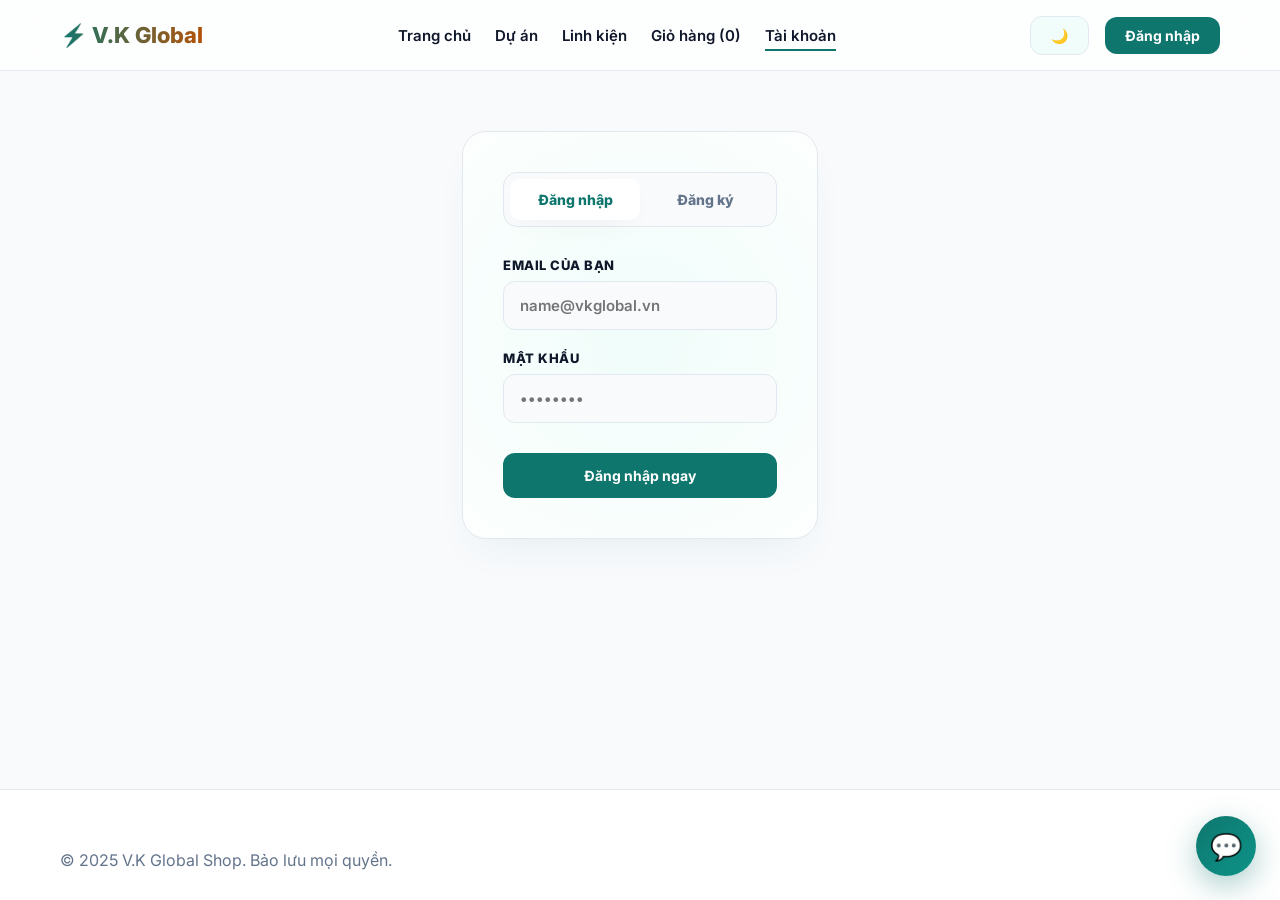
<file: vk-global-html/account.html>
<!DOCTYPE html>
<html lang="vi">

<head>
  <meta charset="UTF-8">
  <meta name="viewport" content="width=device-width, initial-scale=1.0">
  <title>Tài khoản - V.K Global Shop</title>
  <link rel="stylesheet" href="css/style.css">
  <link href="https://fonts.googleapis.com/css2?family=Inter:wght@400;500;600;700;800&display=swap" rel="stylesheet">
  <style>
    .auth-container {
      max-width: 480px;
      margin: 60px auto;
      padding: 40px;
      background: var(--panel);
      border-radius: 24px;
      border: 1px solid var(--border);
      box-shadow: var(--shadow-elevated);
      position: relative;
      overflow: hidden;
    }

    .auth-container::before {
      content: '';
      position: absolute;
      top: -50%;
      left: -50%;
      width: 200%;
      height: 200%;
      background: radial-gradient(circle, var(--brand-light) 0%, transparent 60%);
      z-index: 0;
      pointer-events: none;
    }

    .auth-content {
      position: relative;
      z-index: 1;
    }

    .auth-tabs {
      display: flex;
      background: var(--bg);
      padding: 6px;
      border-radius: 14px;
      margin-bottom: 30px;
      border: 1px solid var(--border);
    }

    .auth-tab {
      flex: 1;
      padding: 12px;
      text-align: center;
      font-weight: 800;
      font-size: 14px;
      border-radius: 10px;
      cursor: pointer;
      transition: all 0.3s ease;
      color: var(--muted);
    }

    .auth-tab.active {
      background: var(--panel);
      color: var(--brand);
      box-shadow: var(--shadow);
    }

    .form-group {
      margin-bottom: 20px;
    }

    .form-group label {
      display: block;
      font-size: 13px;
      font-weight: 800;
      margin-bottom: 8px;
      text-transform: uppercase;
      letter-spacing: 0.5px;
    }

    .form-control {
      width: 100%;
      padding: 14px 16px;
      border-radius: 12px;
      border: 1px solid var(--border);
      background: var(--bg);
      color: var(--ink);
      font-size: 15px;
      font-weight: 600;
      outline: none;
      transition: all 0.3s ease;
    }

    .form-control:focus {
      border-color: var(--brand);
      box-shadow: 0 0 0 4px var(--brand-light);
    }

    .strength-meter {
      height: 6px;
      background: var(--border);
      border-radius: 3px;
      margin-top: 8px;
      overflow: hidden;
    }

    .strength-bar {
      height: 100%;
      width: 0;
      transition: all 0.3s ease;
    }
  </style>
</head>

<body>

  <header>
    <div class="container nav-bar">
      <a href="index.html" class="logo">⚡ V.K Global</a>
      <nav class="nav-links">
        <a href="index.html">Trang chủ</a>
        <a href="index.html#projects-section">Dự án</a>
        <a href="index.html#products-section">Linh kiện</a>
        <a href="cart.html">Giỏ hàng (<span id="cart-badge">0</span>)</a>
        <a href="account.html" class="active">Tài khoản</a>
      </nav>
      <div class="nav-actions">
        <button id="dark-toggle" class="btn btn-secondary">🌙</button>
        <div id="user-nav"></div>
      </div>
    </div>
  </header>

  <main class="container">
    <div class="auth-container">
      <div class="auth-content">
        <div class="auth-tabs">
          <div class="auth-tab active" id="tab-login" onclick="switchTab('login')">Đăng nhập</div>
          <div class="auth-tab" id="tab-register" onclick="switchTab('register')">Đăng ký</div>
        </div>

        <!-- Login Form -->
        <form id="login-form" onsubmit="handleAuth(event, 'login')">
          <div class="form-group">
            <label>Email của bạn</label>
            <input type="email" class="form-control" placeholder="name@vkglobal.vn" required id="login-email">
          </div>
          <div class="form-group">
            <label>Mật khẩu</label>
            <input type="password" class="form-control" placeholder="••••••••" required id="login-password">
          </div>
          <button type="submit" class="btn btn-primary"
            style="width: 100%; justify-content: center; padding: 14px; margin-top: 10px;">
            Đăng nhập ngay
          </button>
        </form>

        <!-- Register Form -->
        <form id="register-form" onsubmit="handleAuth(event, 'register')" style="display: none;">
          <div class="form-group">
            <label>Họ và tên</label>
            <input type="text" class="form-control" placeholder="Nguyễn Văn A" required id="reg-name">
          </div>
          <div class="form-group">
            <label>Email</label>
            <input type="email" class="form-control" placeholder="name@vkglobal.vn" required id="reg-email">
          </div>
          <div class="form-group">
            <label>Số điện thoại</label>
            <input type="tel" class="form-control" placeholder="0987654321" required id="reg-phone">
          </div>
          <div class="form-group">
            <label>Mật khẩu</label>
            <input type="password" class="form-control" placeholder="••••••••" required id="reg-password"
              oninput="checkPasswordStrength(this.value)">
            <div class="strength-meter">
              <div class="strength-bar" id="strength-bar"></div>
            </div>
            <span id="strength-text" style="font-size: 12px; font-weight: 700; margin-top: 4px; display: block;"></span>
          </div>
          <button type="submit" class="btn btn-primary"
            style="width: 100%; justify-content: center; padding: 14px; margin-top: 10px;">
            Tạo tài khoản mới
          </button>
        </form>

        <!-- User Profile & Order History (Visible when logged in) -->
        <div id="user-profile-section" style="display: none; margin-top: 20px;">
          <div style="text-align: center; margin-bottom: 30px; padding-bottom: 20px; border-bottom: 1px solid var(--border);">
            <div id="user-avatar" style="width: 80px; height: 80px; border-radius: 50%; background: var(--brand); color: white; font-size: 32px; font-weight: 800; display: flex; align-items: center; justify-content: center; margin: 0 auto 15px; box-shadow: var(--shadow);">U</div>
            <h3 id="user-name-display" style="font-size: 20px; font-weight: 800; margin-bottom: 5px;">Tên người dùng</h3>
            <p id="user-email-display" style="color: var(--muted); font-size: 14px; font-weight: 600;">email@vkglobal.vn</p>
            <button onclick="handleLogout()" class="btn btn-secondary" style="margin-top: 15px; padding: 8px 20px; font-size: 13px;">Đăng xuất</button>
          </div>

          <div>
            <h3 style="font-size: 18px; font-weight: 800; margin-bottom: 20px; display: flex; align-items: center; gap: 8px;">📦 Lịch sử đơn hàng</h3>
            <div id="orders-list" style="display: flex; flex-direction: column; gap: 15px;">
              <!-- Orders will be rendered here -->
            </div>
          </div>
        </div>
      </div>
    </div>
  </main>

  <footer>
    <div class="container">
      <p>© 2025 V.K Global Shop. Bảo lưu mọi quyền.</p>
    </div>
  </footer>

  <script src="js/services.js"></script>
  <script src="js/main.js"></script>
  <script>
    function switchTab(mode) {
      const tabLogin = document.getElementById("tab-login");
      const tabRegister = document.getElementById("tab-register");
      const formLogin = document.getElementById("login-form");
      const formRegister = document.getElementById("register-form");

      if (mode === 'login') {
        tabLogin.classList.add("active");
        tabRegister.classList.remove("active");
        formLogin.style.display = "block";
        formRegister.style.display = "none";
      } else {
        tabLogin.classList.remove("active");
        tabRegister.classList.add("active");
        formLogin.style.display = "none";
        formRegister.style.display = "block";
      }
    }

    function checkPasswordStrength(password) {
      const bar = document.getElementById("strength-bar");
      const text = document.getElementById("strength-text");
      if (!bar || !text) return;

      if (!password) {
        bar.style.width = "0%";
        text.textContent = "";
        return;
      }

      let score = 0;
      if (password.length >= 6) score++;
      if (/[A-Z]/.test(password)) score++;
      if (/[0-9]/.test(password)) score++;
      if (/[^A-Za-z0-9]/.test(password)) score++;

      if (score <= 1) {
        bar.style.width = "33%";
        bar.style.background = "var(--signal)";
        text.textContent = "Yếu 🔴";
        text.style.color = "var(--signal)";
      } else if (score === 2 || score === 3) {
        bar.style.width = "66%";
        bar.style.background = "var(--copper)";
        text.textContent = "Trung bình 🟡";
        text.style.color = "var(--copper)";
      } else {
        bar.style.width = "100%";
        bar.style.background = "var(--limewire)";
        text.textContent = "Mạnh 🟢";
        text.style.color = "var(--limewire)";
      }
    }

    async function handleAuth(e, mode) {
      e.preventDefault();
      if (mode === 'login') {
        const email = document.getElementById("login-email").value;
        const password = document.getElementById("login-password").value;
        const res = await authService.login(email, password);
        if (res.success) {
          const role = res.data?.role;
          if (role === 'admin') {
            showToast("👋 Chào mừng Admin!");
            setTimeout(() => { window.location.href = 'admin.html'; }, 500);
          } else {
            showToast("👋 Đăng nhập thành công!");
            setTimeout(() => { window.location.href = 'index.html'; }, 500);
          }
        } else {
          showToast("❌ " + res.message);
        }
      } else {
        const name = document.getElementById("reg-name").value;
        const email = document.getElementById("reg-email").value;
        const phone = document.getElementById("reg-phone").value;
        const password = document.getElementById("reg-password").value;
        const res = await authService.register(name, email, password, phone);
        if (res.success) {
          showToast("🎉 Đăng ký tài khoản thành công! Hãy đăng nhập.");
          switchTab('login');
        } else {
          showToast("❌ " + res.message);
        }
      }
    }

    function handleLogout() {
      authService.logout();
      showToast("👋 Đã đăng xuất tài khoản.");
      renderNavbarUser();
      checkLoginState();
    }

    async function checkLoginState() {
      const user = authService.getCurrentUser();
      const tabLogin = document.getElementById("tab-login");
      const tabRegister = document.getElementById("tab-register");
      const authTabs = document.querySelector(".auth-tabs");
      const formLogin = document.getElementById("login-form");
      const formRegister = document.getElementById("register-form");
      const profileSection = document.getElementById("user-profile-section");

      if (user) {
        // Logged in
        if (authTabs) authTabs.style.display = "none";
        if (formLogin) formLogin.style.display = "none";
        if (formRegister) formRegister.style.display = "none";
        if (profileSection) profileSection.style.display = "block";

        document.getElementById("user-name-display").textContent = user.name;
        document.getElementById("user-email-display").textContent = user.email;
        document.getElementById("user-avatar").textContent = user.name[0].toUpperCase();

        // Load and render orders
        const ordersList = document.getElementById("orders-list");
        if (ordersList) {
          ordersList.innerHTML = `<p style="text-align: center; color: var(--muted);">⏳ Đang tải lịch sử đơn hàng...</p>`;
          const orders = await orderService.getMyOrders();
          if (orders && orders.length > 0) {
            ordersList.innerHTML = orders.map(order => {
              const itemsHtml = order.items.map(item => `
                <div style="display: flex; align-items: center; gap: 12px; margin-top: 10px; padding-top: 10px; border-top: 1px solid var(--border);">
                  <img src="${item.product_image}" alt="${item.product_name}" style="width: 50px; height: 50px; object-fit: cover; border-radius: 8px;">
                  <div style="flex: 1;">
                    <h4 style="font-size: 14px; font-weight: 700; margin-bottom: 2px;">${item.product_name}</h4>
                    <p style="font-size: 12px; color: var(--muted); font-weight: 600;">Số lượng: ${item.quantity} x ${formatCurrency(item.price)}</p>
                  </div>
                </div>
              `).join("");

              const paymentStatusLabel = {
                paid: '✅ Đã thanh toán',
                pending: '⏳ Chờ thanh toán',
                unpaid: '💵 Chưa thanh toán',
                failed: '❌ Thất bại'
              };
              const payLabel = paymentStatusLabel[order.payment_status] || order.payment_status || '';

              return `
                <div class="card" style="padding: 20px; border-radius: 16px; border: 1px solid var(--border); background: var(--bg);">
                  <div style="display: flex; justify-content: space-between; align-items: center; flex-wrap: wrap; gap: 10px; margin-bottom: 10px;">
                    <div>
                      <span style="font-size: 12px; color: var(--muted); font-weight: 700;">MÃ ĐƠN HÀNG</span>
                      <h4 style="font-size: 16px; font-weight: 800; color: var(--brand);">${order.order_code}</h4>
                    </div>
                    <div style="display: flex; gap: 8px; flex-wrap: wrap;">
                      <span style="font-size: 12px; background: var(--brand-light); color: var(--brand); padding: 6px 12px; border-radius: 20px; font-weight: 800;">
                        ${order.status}
                      </span>
                      ${payLabel ? `<span style="font-size: 12px; background: var(--bg-secondary, #f3f4f6); color: var(--muted); padding: 6px 12px; border-radius: 20px; font-weight: 700;">${payLabel}</span>` : ''}
                    </div>
                  </div>
                  <p style="font-size: 13px; color: var(--muted); font-weight: 600; margin-bottom: 10px;">📅 Ngày đặt: ${new Date(order.created_at).toLocaleDateString("vi-VN")}</p>
                  <p style="font-size: 13px; color: var(--muted); font-weight: 600; margin-bottom: 10px;">📍 Địa chỉ: ${order.shipping_address}</p>
                  
                  ${itemsHtml}

                  <div style="margin-top: 15px; padding-top: 15px; border-top: 2px solid var(--border); display: flex; justify-content: space-between; align-items: center;">
                    <span style="font-size: 14px; font-weight: 700; color: var(--muted);">Tổng thanh toán:</span>
                    <span style="font-size: 18px; font-weight: 800; color: var(--brand);">${formatCurrency(order.total_amount)}</span>
                  </div>
                </div>
              `;
            }).join("");
          } else {
            ordersList.innerHTML = `<p style="text-align: center; color: var(--muted); padding: 20px 0;">📦 Bạn chưa có đơn hàng nào.</p>`;
          }
        }
      } else {
        // Logged out
        if (authTabs) authTabs.style.display = "flex";
        if (formLogin) formLogin.style.display = "block";
        if (formRegister) formRegister.style.display = "none";
        if (profileSection) profileSection.style.display = "none";
        switchTab('login');
      }
    }

    document.addEventListener("DOMContentLoaded", checkLoginState);
  </script>
</body>

</html>
</file>
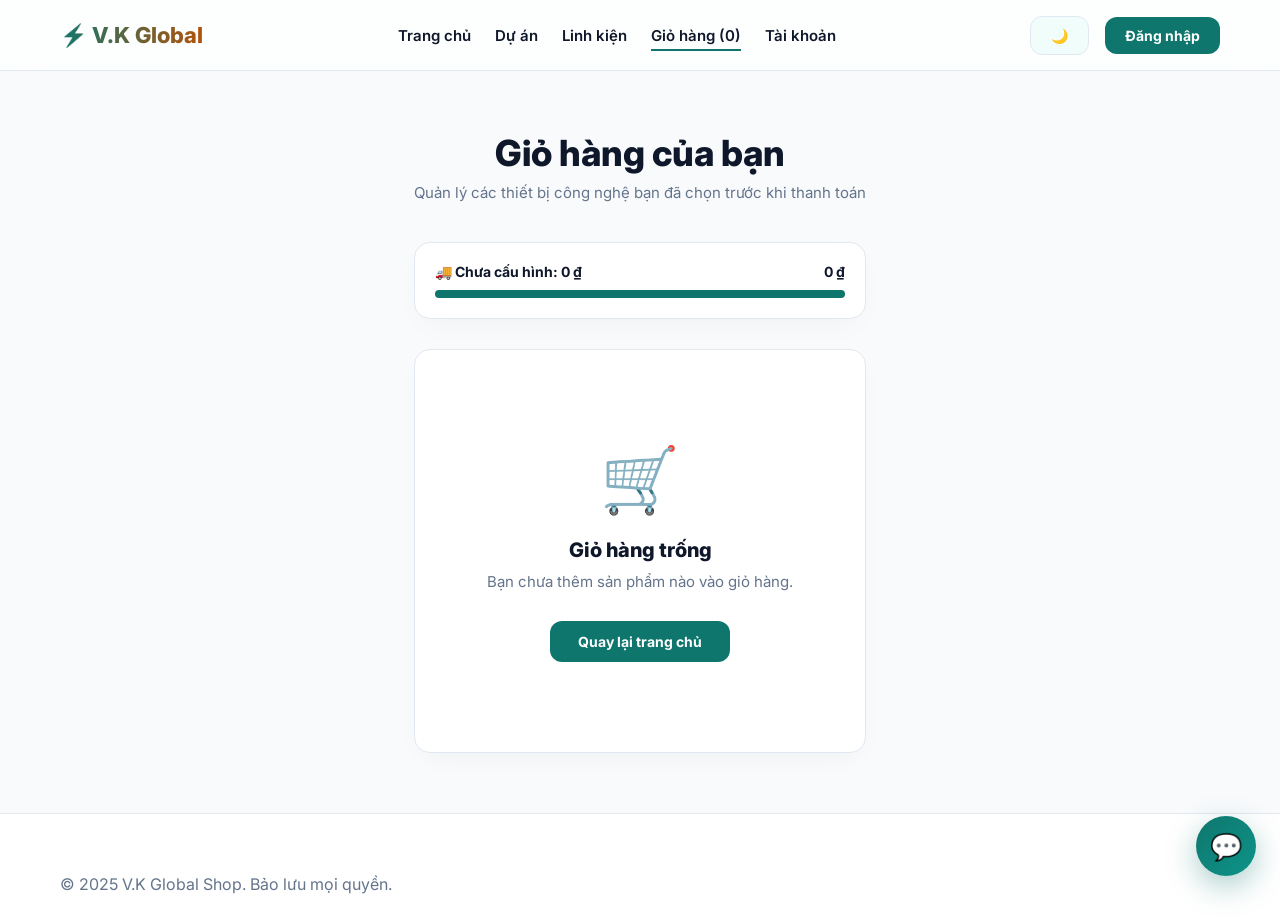
<file: vk-global-html/cart.html>
<!DOCTYPE html>
<html lang="vi">

<head>
  <meta charset="UTF-8">
  <meta name="viewport" content="width=device-width, initial-scale=1.0">
  <title>Giỏ hàng - V.K Global Shop</title>
  <link rel="stylesheet" href="css/style.css">
  <link href="https://fonts.googleapis.com/css2?family=Inter:wght@400;500;600;700;800&display=swap" rel="stylesheet">
</head>

<body>

  <header>
    <div class="container nav-bar">
      <a href="index.html" class="logo">⚡ V.K Global</a>
      <nav class="nav-links">
        <a href="index.html">Trang chủ</a>
        <a href="index.html#projects-section">Dự án</a>
        <a href="index.html#products-section">Linh kiện</a>
        <a href="cart.html" class="active">Giỏ hàng (<span id="cart-badge">0</span>)</a>
        <a href="account.html">Tài khoản</a>
      </nav>
      <div class="nav-actions">
        <button id="dark-toggle" class="btn btn-secondary">🌙</button>
        <div id="user-nav"></div>
      </div>
    </div>
  </header>

  <main class="container" style="padding: 60px 20px; max-width: 1000px;">
    <div style="text-align: center; margin-bottom: 40px;">
      <h1 style="font-size: 36px; font-weight: 800; margin-bottom: 8px;">Giỏ hàng của bạn</h1>
      <p style="color: var(--muted); font-size: 15px;">Quản lý các thiết bị công nghệ bạn đã chọn trước khi thanh toán</p>
    </div>

    <div id="shipping-progress-container" style="background: var(--panel); padding: 20px; border-radius: var(--radius); border: 1px solid var(--border); margin-bottom: 30px; box-shadow: var(--shadow);">
      <div style="display: flex; justify-content: space-between; font-weight: 700; font-size: 14px; margin-bottom: 10px;">
        <span id="shipping-progress-text">Đang tính toán...</span>
        <span id="shipping-progress-percent">0%</span>
      </div>
      <div style="background: var(--border); height: 8px; border-radius: 4px; overflow: hidden;">
        <div id="shipping-progress-bar" style="background: var(--brand); height: 100%; width: 0%; transition: width 0.5s ease;"></div>
      </div>
    </div>

    <div style="display: grid; grid-template-columns: 1fr; gap: 30px;" id="cart-layout">
      <div id="cart-container" class="card" style="padding: 30px; border-radius: var(--radius);">
        <p style="text-align:center;color:var(--muted);">⏳ Đang tải giỏ hàng...</p>
      </div>
    </div>
  </main>

  <footer>
    <div class="container">
      <p>© 2025 V.K Global Shop. Bảo lưu mọi quyền.</p>
    </div>
  </footer>

  <script src="js/services.js"></script>
  <script src="js/main.js"></script>
  <script>
    let shippingFee = 0;
    let freeShippingThreshold = 0;
    let shippingName = 'Giao hàng tiêu chuẩn';

    function sameProductId(a, b) {
      return String(a) === String(b);
    }

    function findCartItem(productId) {
      return cart.find(i => sameProductId(i.productId, productId));
    }

    function paintCart(productsMap) {
      const container = document.getElementById("cart-container");
      if (!container) return;

      cart = cartService.getCart();

      if (!cart || cart.length === 0) {
        container.innerHTML = `
          <div style="text-align: center; padding: 60px 0;">
            <div style="font-size: 64px; margin-bottom: 20px;">🛒</div>
            <h3 style="font-size: 20px; font-weight: 800; margin-bottom: 10px;">Giỏ hàng trống</h3>
            <p style="color: var(--muted); margin-bottom: 30px; font-size: 15px;">Bạn chưa thêm sản phẩm nào vào giỏ hàng.</p>
            <a href="index.html" class="btn btn-primary" style="padding: 12px 28px;">Quay lại trang chủ</a>
          </div>
        `;
        updateShippingProgress(0);
        return;
      }

      let total = 0;
      let html = '<div style="display: flex; flex-direction: column; gap: 24px;">';

      cart.forEach(item => {
        const api = productsMap ? productsMap.get(String(item.productId)) : null;
        const pid = item.productId;
        const name = (api && api.name) || item.name || ('Sản phẩm #' + pid);
        const price = Number((api && api.price) != null ? api.price : item.price) || 0;
        const image = (api && api.image) || item.image || 'https://via.placeholder.com/80';
        const category = (api && (api.category_name || api.category)) || '';
        const qty = Number(item.quantity) || 1;
        const subtotal = price * qty;
        total += subtotal;

        html += `
          <div style="display: flex; align-items: center; justify-content: space-between; border-bottom: 1px solid var(--border); padding-bottom: 20px; flex-wrap: wrap; gap: 20px;">
            <div style="display: flex; align-items: center; gap: 20px; flex: 1; min-width: 250px;">
              <img src="${image}" alt="${name}" style="width: 80px; height: 80px; object-fit: cover; border-radius: 12px; box-shadow: var(--shadow);" onerror="this.src='https://via.placeholder.com/80'">
              <div>
                <span style="font-size: 11px; color: var(--brand); font-weight: 800; text-transform: uppercase; letter-spacing: 0.5px;">${category}</span>
                <h3 style="font-size: 16px; font-weight: 800; margin: 4px 0 6px; line-height: 1.4;">${name}</h3>
                <p style="color: var(--brand); font-weight: 800; font-size: 15px;">${formatCurrency(price)}</p>
              </div>
            </div>
            <div style="display: flex; align-items: center; gap: 24px; justify-content: space-between; width: 100%; max-width: 300px;">
              <div style="display: flex; align-items: center; gap: 12px; background: var(--bg); padding: 6px 12px; border-radius: 10px; border: 1px solid var(--border);">
                <button class="btn" style="padding: 2px 8px; background: transparent; font-size: 16px; font-weight: bold;" onclick="changeQty('${pid}', -1)">-</button>
                <span style="font-weight: 800; font-size: 15px; min-width: 20px; text-align: center;">${qty}</span>
                <button class="btn" style="padding: 2px 8px; background: transparent; font-size: 16px; font-weight: bold;" onclick="changeQty('${pid}', 1)">+</button>
              </div>
              <div style="text-align: right; min-width: 100px;">
                <div style="font-size: 16px; font-weight: 800; color: var(--ink);">${formatCurrency(subtotal)}</div>
                <button class="btn" style="color: var(--signal); background: transparent; padding: 4px 0; font-size: 13px; font-weight: 700; margin-top: 4px;" onclick="removeItem('${pid}')">Xóa khỏi giỏ</button>
              </div>
            </div>
          </div>
        `;
      });

      const appliedShip = (freeShippingThreshold > 0 && total >= freeShippingThreshold) ? 0 : shippingFee;

      html += `
        <div style="display: flex; justify-content: space-between; align-items: center; margin-top: 20px; padding-top: 20px; border-top: 2px solid var(--border); flex-wrap: wrap; gap: 16px;">
          <div>
            <span style="font-size: 16px; font-weight: 700; color: var(--muted);">Tổng giá trị đơn hàng:</span>
            <div style="font-size: 28px; font-weight: 800; color: var(--brand); margin-top: 4px;">${formatCurrency(total)}</div>
            <div style="font-size: 13px; color: var(--muted); margin-top: 6px;">
              ${shippingName}: <strong>${appliedShip === 0 ? 'Miễn phí' : formatCurrency(appliedShip)}</strong>
            </div>
          </div>
          <div style="display: flex; gap: 12px;">
            <a href="index.html" class="btn btn-secondary" style="padding: 14px 24px;">Tiếp tục mua sắm</a>
            <button class="btn btn-primary" style="padding: 14px 28px;" onclick="checkout()">Thanh toán ngay</button>
          </div>
        </div>
      </div>`;

      container.innerHTML = html;
      updateShippingProgress(total);
    }

    async function renderCart() {
      // Render ngay từ localStorage — không chờ API
      paintCart(null);

      try {
        const productsList = await productService.getAll();
        if (!Array.isArray(productsList) || !productsList.length) return;

        const map = new Map(productsList.map(p => [String(p.id), p]));
        let changed = false;
        cart = cartService.getCart();
        cart.forEach(item => {
          const p = map.get(String(item.productId));
          if (!p) return;
          if (p.name) { item.name = p.name; changed = true; }
          if (Number(p.price)) { item.price = Number(p.price); changed = true; }
          if (p.image) { item.image = p.image; changed = true; }
          if (p.original_price != null) item.original_price = Number(p.original_price);
        });
        if (changed) cartService.saveCart(cart);
        paintCart(map);
      } catch (e) {
        console.warn('renderCart enrich failed', e);
      }
    }

    function clearBrokenCart() {
      cart = [];
      saveCart();
      renderCart();
    }

    function updateShippingProgress(total) {
      const text = document.getElementById("shipping-progress-text");
      const bar = document.getElementById("shipping-progress-bar");
      const percent = document.getElementById("shipping-progress-percent");
      const container = document.getElementById("shipping-progress-container");
      if (!text || !bar || !percent) return;

      if (freeShippingThreshold <= 0) {
        text.textContent = `🚚 ${shippingName}: ${formatCurrency(shippingFee)}`;
        bar.style.width = "100%";
        percent.textContent = formatCurrency(shippingFee);
        if (container) container.style.display = '';
        return;
      }

      if (container) container.style.display = '';

      if (total >= freeShippingThreshold) {
        text.textContent = "🎉 Chúc mừng! Đơn hàng của bạn đã đủ điều kiện MIỄN PHÍ VẬN CHUYỂN!";
        bar.style.width = "100%";
        percent.textContent = "100%";
      } else {
        const remaining = freeShippingThreshold - total;
        const pct = Math.min(Math.round((total / freeShippingThreshold) * 100), 100);
        text.textContent = `Mua thêm ${formatCurrency(remaining)} để MIỄN PHÍ (phí hiện tại: ${formatCurrency(shippingFee)})`;
        bar.style.width = `${pct}%`;
        percent.textContent = `${pct}%`;
      }
    }

    function changeQty(productId, delta) {
      const item = findCartItem(productId);
      if (item) {
        item.quantity += delta;
        if (item.quantity <= 0) {
          cart = cart.filter(i => !sameProductId(i.productId, productId));
        }
        saveCart();
        renderCart();
      }
    }

    function removeItem(productId) {
      cart = cart.filter(i => !sameProductId(i.productId, productId));
      saveCart();
      renderCart();
      showToast("🗑️ Đã xóa sản phẩm khỏi giỏ hàng!");
    }

    function checkout() {
      const user = authService.getCurrentUser();
      if (!user) {
        showToast("🔒 Vui lòng đăng nhập để tiến hành thanh toán!");
        setTimeout(() => {
          window.location.href = "account.html";
        }, 1500);
        return;
      }
      window.location.href = "checkout.html";
    }

    document.addEventListener("DOMContentLoaded", async () => {
      try {
        const settings = await settingsService.getShipping();
        shippingFee = Number(settings.shipping_fee) || 0;
        freeShippingThreshold = Number(settings.free_shipping_threshold) || 0;
        shippingName = settings.name || shippingName;
        if (settings.error) console.warn('Shipping settings:', settings.error);
      } catch (e) {
        console.warn('Shipping settings fallback', e);
        shippingFee = 0;
        freeShippingThreshold = 0;
      }
      await renderCart();
      updateCartBadge();
    });
  </script>
</body>

</html>
</file>
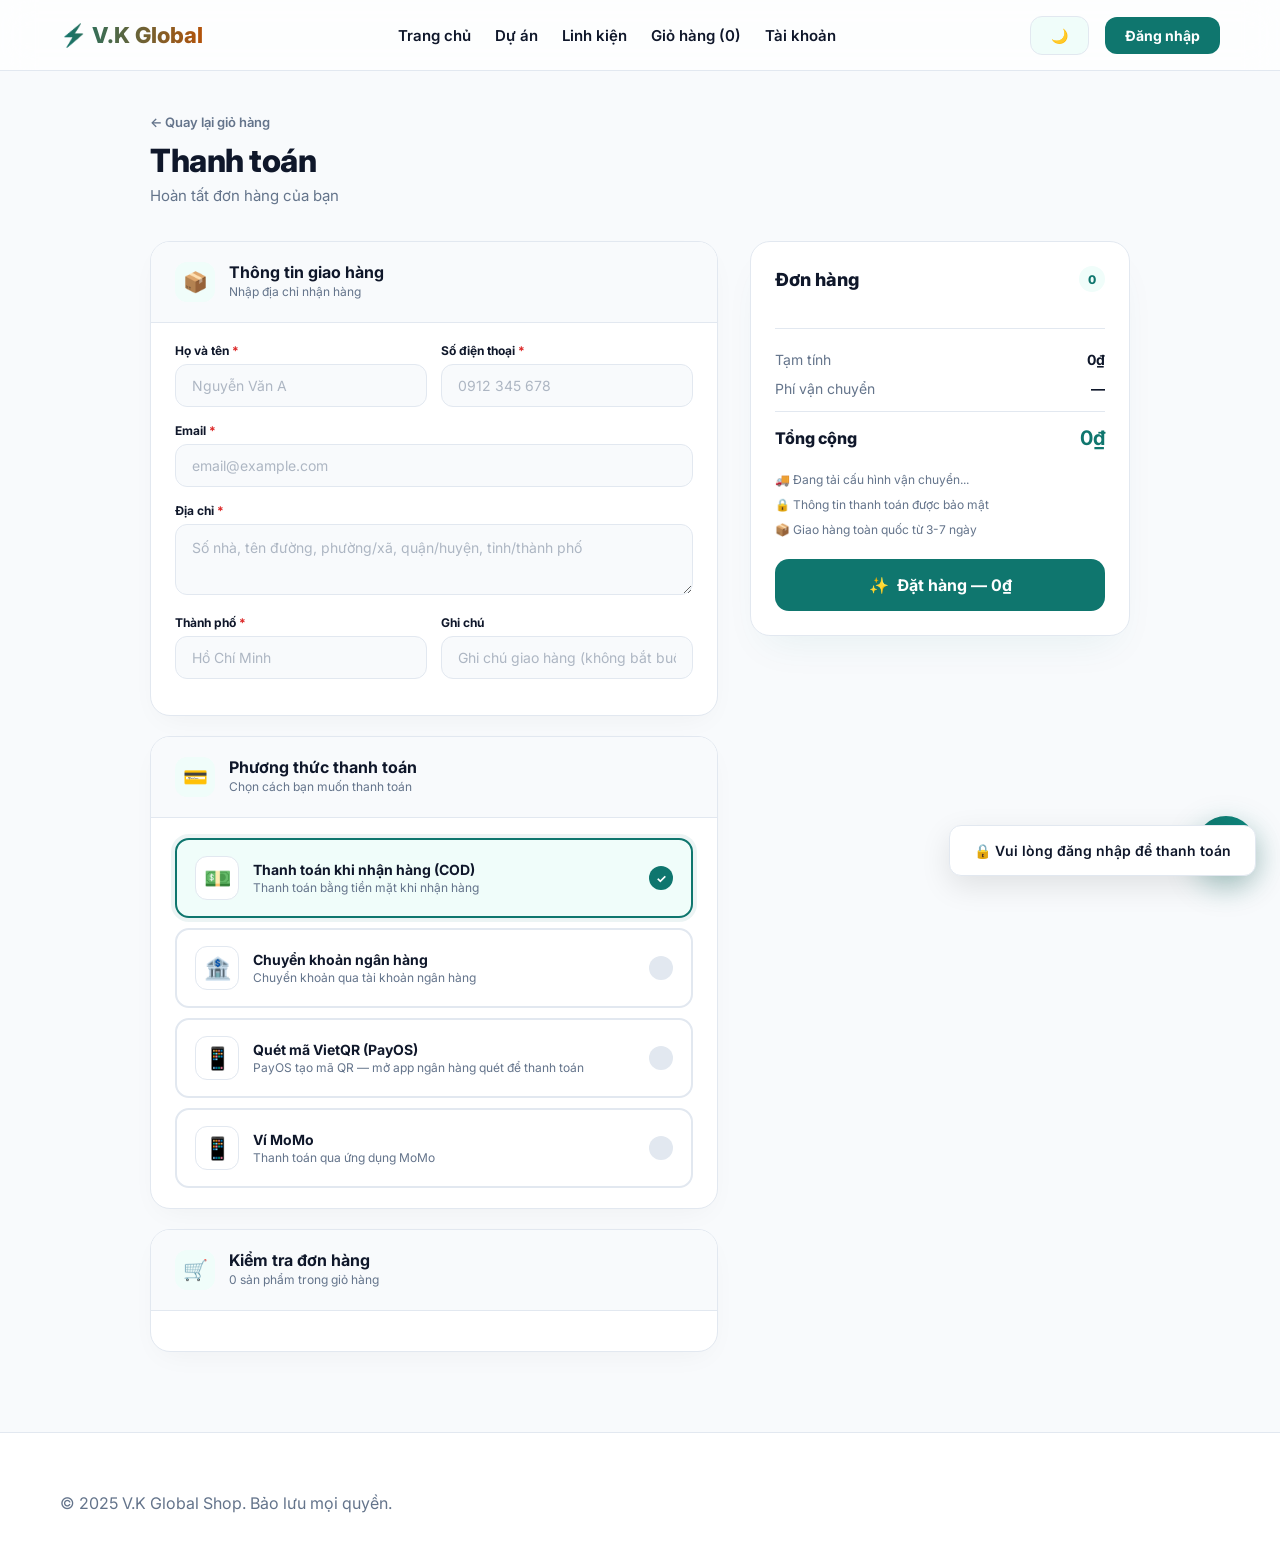
<file: vk-global-html/checkout.html>
<!DOCTYPE html>
<html lang="vi">
<head>
  <meta charset="UTF-8">
  <meta name="viewport" content="width=device-width, initial-scale=1.0">
  <title>Thanh toán - V.K Global Shop</title>
  <link rel="stylesheet" href="css/style.css">
  <link href="https://fonts.googleapis.com/css2?family=Inter:wght@400;500;600;700;800&display=swap" rel="stylesheet">
</head>
<body>

  <header>
    <div class="container nav-bar">
      <a href="index.html" class="logo">⚡ V.K Global</a>
      <nav class="nav-links">
        <a href="index.html">Trang chủ</a>
        <a href="index.html#projects-section">Dự án</a>
        <a href="index.html#products-section">Linh kiện</a>
        <a href="cart.html">Giỏ hàng (<span id="cart-badge">0</span>)</a>
        <a href="account.html">Tài khoản</a>
      </nav>
      <div class="nav-actions">
        <button id="dark-toggle" class="btn btn-secondary">🌙</button>
        <div id="user-nav"></div>
      </div>
    </div>
  </header>

  <main class="checkout-page">
    <div class="checkout-header">
      <a href="cart.html" class="checkout-back">← Quay lại giỏ hàng</a>
      <h1 class="checkout-title">Thanh toán</h1>
      <p class="checkout-subtitle">Hoàn tất đơn hàng của bạn</p>
    </div>

    <div class="checkout-layout">
      <!-- LEFT: Form -->
      <div class="checkout-form">

        <!-- Shipping Info -->
        <div class="checkout-section">
          <div class="checkout-section-header">
            <span class="checkout-section-icon">📦</span>
            <div>
              <h3>Thông tin giao hàng</h3>
              <p>Nhập địa chỉ nhận hàng</p>
            </div>
          </div>
          <div class="checkout-section-body">
            <div class="checkout-field-row">
              <div class="checkout-field">
                <label class="checkout-label">Họ và tên <span class="required">*</span></label>
                <input class="checkout-input" id="co-name" placeholder="Nguyễn Văn A" autocomplete="name">
              </div>
              <div class="checkout-field">
                <label class="checkout-label">Số điện thoại <span class="required">*</span></label>
                <input class="checkout-input" id="co-phone" type="tel" placeholder="0912 345 678" autocomplete="tel">
              </div>
            </div>
            <div class="checkout-field">
              <label class="checkout-label">Email <span class="required">*</span></label>
              <input class="checkout-input" id="co-email" type="email" placeholder="email@example.com" autocomplete="email">
            </div>
            <div class="checkout-field">
              <label class="checkout-label">Địa chỉ <span class="required">*</span></label>
              <textarea class="checkout-input checkout-textarea" id="co-address" rows="2" placeholder="Số nhà, tên đường, phường/xã, quận/huyện, tỉnh/thành phố" autocomplete="street-address"></textarea>
            </div>
            <div class="checkout-field-row">
              <div class="checkout-field">
                <label class="checkout-label">Thành phố <span class="required">*</span></label>
                <input class="checkout-input" id="co-city" placeholder="Hồ Chí Minh" autocomplete="address-level2">
              </div>
              <div class="checkout-field">
                <label class="checkout-label">Ghi chú</label>
                <input class="checkout-input" id="co-note" placeholder="Ghi chú giao hàng (không bắt buộc)">
              </div>
            </div>
          </div>
        </div>

        <!-- Payment Method -->
        <div class="checkout-section">
          <div class="checkout-section-header">
            <span class="checkout-section-icon">💳</span>
            <div>
              <h3>Phương thức thanh toán</h3>
              <p>Chọn cách bạn muốn thanh toán</p>
            </div>
          </div>
          <div class="checkout-section-body">
            <div class="payment-methods" id="paymentMethods">
              <label class="payment-method">
                <input type="radio" name="payment" value="COD" checked>
                <div class="payment-method-content">
                  <div class="payment-method-left">
                    <span class="payment-method-icon">💵</span>
                    <div>
                      <strong>Thanh toán khi nhận hàng (COD)</strong>
                      <span class="payment-method-desc">Thanh toán bằng tiền mặt khi nhận hàng</span>
                    </div>
                  </div>
                  <span class="payment-checkmark">✓</span>
                </div>
              </label>
              <label class="payment-method">
                <input type="radio" name="payment" value="Bank Transfer">
                <div class="payment-method-content">
                  <div class="payment-method-left">
                    <span class="payment-method-icon">🏦</span>
                    <div>
                      <strong>Chuyển khoản ngân hàng</strong>
                      <span class="payment-method-desc">Chuyển khoản qua tài khoản ngân hàng</span>
                    </div>
                  </div>
                  <span class="payment-checkmark">✓</span>
                </div>
              </label>
              <label class="payment-method">
                <input type="radio" name="payment" value="PayOS">
                <div class="payment-method-content">
                  <div class="payment-method-left">
                    <span class="payment-method-icon">📱</span>
                    <div>
                      <strong>Quét mã VietQR (PayOS)</strong>
                      <span class="payment-method-desc">PayOS tạo mã QR — mở app ngân hàng quét để thanh toán</span>
                    </div>
                  </div>
                  <span class="payment-checkmark">✓</span>
                </div>
              </label>
              <label class="payment-method">
                <input type="radio" name="payment" value="Momo">
                <div class="payment-method-content">
                  <div class="payment-method-left">
                    <span class="payment-method-icon">📱</span>
                    <div>
                      <strong>Ví MoMo</strong>
                      <span class="payment-method-desc">Thanh toán qua ứng dụng MoMo</span>
                    </div>
                  </div>
                  <span class="payment-checkmark">✓</span>
                </div>
              </label>
            </div>

            <!-- Bank transfer info (shown when selected) -->
            <div class="bank-info" id="bankInfo">
              <div class="bank-info-header">Thông tin chuyển khoản</div>
              <div class="bank-info-row">
                <span class="bank-info-label">Ngân hàng</span>
                <span class="bank-info-value">Vietcombank</span>
              </div>
              <div class="bank-info-row">
                <span class="bank-info-label">Chủ tài khoản</span>
                <span class="bank-info-value">CÔNG TY V.K GLOBAL</span>
              </div>
              <div class="bank-info-row">
                <span class="bank-info-label">Số tài khoản</span>
                <span class="bank-info-value">0123 456 789</span>
              </div>
              <div class="bank-info-row">
                <span class="bank-info-label">Nội dung</span>
                <span class="bank-info-value">Mã đơn hàng (tự động)</span>
              </div>
            </div>
          </div>
        </div>

        <!-- Review Items -->
        <div class="checkout-section">
          <div class="checkout-section-header">
            <span class="checkout-section-icon">🛒</span>
            <div>
              <h3>Kiểm tra đơn hàng</h3>
              <p><span id="co-item-count">0</span> sản phẩm trong giỏ hàng</p>
            </div>
          </div>
          <div class="checkout-section-body" id="co-items-list">
            <!-- Rendered by JS -->
          </div>
        </div>

        <!-- Place order button (mobile) -->
        <button class="btn btn-primary checkout-submit-mobile" id="co-submit-mobile" onclick="placeOrder()">
          <span>Đặt hàng</span>
          <span id="co-total-mobile">0₫</span>
        </button>
      </div>

      <!-- RIGHT: Summary Sidebar -->
      <div class="checkout-summary" id="checkoutSummary">
        <div class="checkout-summary-sticky">
          <div class="checkout-summary-header">
            <h3>Đơn hàng</h3>
            <span class="checkout-summary-count" id="co-summary-count">0</span>
          </div>

          <div class="checkout-summary-items" id="co-summary-items">
            <!-- Rendered by JS -->
          </div>

          <div class="checkout-summary-totals">
            <div class="checkout-summary-row">
              <span>Tạm tính</span>
              <span id="co-subtotal">0₫</span>
            </div>
            <div class="checkout-summary-row">
              <span>Phí vận chuyển</span>
              <span id="co-shipping">—</span>
            </div>
            <div class="checkout-summary-row checkout-summary-row-discount" id="co-discount-row">
              <span>Giảm giá</span>
              <span id="co-discount">0₫</span>
            </div>
            <div class="checkout-summary-divider"></div>
            <div class="checkout-summary-row checkout-summary-row-total">
              <span>Tổng cộng</span>
              <span id="co-total">0₫</span>
            </div>
          </div>

          <div class="checkout-summary-extra">
            <div class="checkout-extra-item" id="co-free-ship-hint">🚚 Đang tải cấu hình vận chuyển...</div>
            <div class="checkout-extra-item">🔒 Thông tin thanh toán được bảo mật</div>
            <div class="checkout-extra-item">📦 Giao hàng toàn quốc từ 3-7 ngày</div>
          </div>

          <button class="btn btn-primary checkout-submit" id="co-submit" onclick="placeOrder()">
            <span class="btn-icon">✨</span>
            <span>Đặt hàng — <strong id="co-submit-total">0₫</strong></span>
          </button>
        </div>
      </div>
    </div>
  </main>

  <!-- Success Modal -->
  <div class="modal" id="orderSuccessModal">
    <div class="modal-content" style="max-width: 480px; text-align: center; padding: 48px 40px;">
      <div style="font-size: 72px; margin-bottom: 20px;">🎉</div>
      <h3 style="font-size: 24px; font-weight: 800; margin-bottom: 8px;">Đặt hàng thành công!</h3>
      <p style="color: var(--muted); font-size: 15px; margin-bottom: 6px;">Cảm ơn bạn đã đặt hàng tại V.K Global.</p>
      <p style="color: var(--muted); font-size: 14px;">Mã đơn hàng: <strong id="orderCodeDisplay" style="color: var(--brand);">——</strong></p>
      <p style="color: var(--muted); font-size: 13px; margin-bottom: 28px;">Chúng tôi sẽ liên hệ xác nhận đơn hàng trong thời gian sớm nhất.</p>
      <div style="display: flex; gap: 12px; justify-content: center;">
        <a href="index.html" class="btn btn-primary" style="padding: 12px 28px;">Về trang chủ</a>
        <a href="account.html" class="btn btn-secondary" style="padding: 12px 28px;">Xem đơn hàng</a>
      </div>
    </div>
  </div>

  <footer>
    <div class="container">
      <p>© 2025 V.K Global Shop. Bảo lưu mọi quyền.</p>
    </div>
  </footer>

  <script src="js/services.js"></script>
  <script src="js/main.js"></script>
  <script>
    let shippingFee = 0;
    let freeShippingThreshold = 0;
    let shippingConfigured = false;
    let shippingName = 'Shipping';

    let checkoutCart = [];
    let checkoutLines = []; // { item, product }
    let checkoutTotal = 0;

    function applyShippingHint() {
      const hint = document.getElementById('co-free-ship-hint');
      if (!hint) return;
      if (!shippingConfigured) {
        hint.textContent = '🚚 Chưa cấu hình phí vận chuyển — vào Admin → Vận chuyển để thêm';
        return;
      }
      if (freeShippingThreshold > 0) {
        hint.textContent = '🚚 ' + shippingName + ': ' + formatCurrency(shippingFee) + ' — miễn phí từ ' + formatCurrency(freeShippingThreshold);
      } else {
        hint.textContent = '🚚 ' + shippingName + ': ' + formatCurrency(shippingFee);
      }
    }

    function calcShipping(subtotal) {
      if (freeShippingThreshold > 0 && subtotal >= freeShippingThreshold) return 0;
      return Number(shippingFee) || 0;
    }

    function updateTotals(subtotal) {
      checkoutTotal = subtotal;
      const ship = calcShipping(subtotal);
      const grandTotal = subtotal + ship;

      const setText = (id, val) => {
        const el = document.getElementById(id);
        if (el) el.textContent = val;
      };

      setText('co-subtotal', formatCurrency(subtotal));
      setText('co-shipping', !shippingConfigured ? 'Chưa cấu hình' : (ship === 0 ? 'Miễn phí' : formatCurrency(ship)));
      setText('co-total', formatCurrency(grandTotal));
      setText('co-total-mobile', formatCurrency(grandTotal));
      setText('co-submit-total', formatCurrency(grandTotal));

      const selectedPayment = document.querySelector('input[name="payment"]:checked')?.value || 'COD';
      updateSubmitButtonLabel(selectedPayment);
    }

    function linesFromLocalCart(cartItems) {
      return (cartItems || []).map(item => ({
        item: item,
        product: {
          id: item.productId,
          name: item.name || ('Sản phẩm #' + item.productId),
          price: Number(item.price) || 0,
          image: item.image || '',
          original_price: item.original_price
        }
      }));
    }

    function renderCheckout() {
      const itemsHtml = [];
      const summaryHtml = [];
      let subtotal = 0;

      checkoutLines.forEach(({ item, product: p }) => {
        const qty = Number(item.quantity) || 1;
        const price = Number(p.price) || 0;
        const lineTotal = price * qty;
        subtotal += lineTotal;

        itemsHtml.push(`
          <div class="co-item">
            <img src="${p.image || 'https://via.placeholder.com/60'}" alt="${p.name || ''}" class="co-item-img" onerror="this.src='https://via.placeholder.com/60'">
            <div class="co-item-info">
              <div class="co-item-name">${p.name || 'Sản phẩm'}</div>
              <div class="co-item-meta">SL: ${qty} × ${formatCurrency(price)}</div>
            </div>
            <div class="co-item-total">${formatCurrency(lineTotal)}</div>
          </div>
        `);

        summaryHtml.push(`
          <div class="co-summary-item">
            <img src="${p.image || 'https://via.placeholder.com/40'}" alt="" onerror="this.src='https://via.placeholder.com/40'">
            <div class="co-summary-item-info">
              <div class="co-summary-item-name">${p.name || 'Sản phẩm'}</div>
              <div class="co-summary-item-qty">x${qty}</div>
            </div>
            <div class="co-summary-item-price">${formatCurrency(lineTotal)}</div>
          </div>
        `);
      });

      const itemsList = document.getElementById('co-items-list');
      const summaryItems = document.getElementById('co-summary-items');

      if (checkoutLines.length === 0) {
        if (itemsList) {
          itemsList.innerHTML = `<p style="color:var(--muted);padding:12px 0;">Giỏ hàng trống. <a href="cart.html" class="btn btn-secondary" style="margin-left:8px;padding:6px 12px;">Về giỏ hàng</a></p>`;
        }
        if (summaryItems) summaryItems.innerHTML = '';
      } else {
        if (itemsList) itemsList.innerHTML = itemsHtml.join('');
        if (summaryItems) summaryItems.innerHTML = summaryHtml.join('');
      }

      const countEl = document.getElementById('co-item-count');
      const summaryCount = document.getElementById('co-summary-count');
      if (countEl) countEl.textContent = String(checkoutLines.length);
      if (summaryCount) summaryCount.textContent = String(checkoutLines.length);

      updateTotals(subtotal);

      const hasDiscount = checkoutLines.some(({ product: p }) => p.original_price && Number(p.original_price) > Number(p.price));
      const discountRow = document.getElementById('co-discount-row');
      if (discountRow) discountRow.style.display = hasDiscount ? 'flex' : 'none';
    }

    async function enrichFromApi() {
      try {
        const productsList = await productService.getAll();
        if (!Array.isArray(productsList) || !productsList.length) return;

        const map = new Map(productsList.map(p => [String(p.id), p]));
        let changed = false;
        checkoutCart = cartService.getCart();

        checkoutCart.forEach(item => {
          const p = map.get(String(item.productId));
          if (!p) return;
          if (p.name) { item.name = p.name; changed = true; }
          if (Number(p.price)) { item.price = Number(p.price); changed = true; }
          if (p.image) { item.image = p.image; changed = true; }
          if (p.original_price != null) item.original_price = Number(p.original_price);
        });

        if (changed) {
          cartService.saveCart(checkoutCart);
          if (typeof cart !== 'undefined') cart = checkoutCart;
        }

        checkoutLines = linesFromLocalCart(checkoutCart);
        renderCheckout();
      } catch (e) {
        console.warn('enrichFromApi failed', e);
      }
    }

    async function initCheckout() {
      const user = authService.getCurrentUser();
      if (!user) {
        showToast('🔒 Vui lòng đăng nhập để thanh toán');
        setTimeout(() => window.location.href = 'account.html', 1500);
        return;
      }

      const nameEl = document.getElementById('co-name');
      const emailEl = document.getElementById('co-email');
      if (nameEl) nameEl.value = user.name || '';
      if (emailEl) emailEl.value = user.email || '';

      applyShippingHint();

      checkoutCart = cartService.getCart();
      if (typeof cart !== 'undefined') cart = checkoutCart;

      if (!checkoutCart.length) {
        showToast('🛒 Giỏ hàng trống');
        setTimeout(() => window.location.href = 'cart.html', 1500);
        return;
      }

      // Render NGAY từ localStorage — không chờ API
      checkoutLines = linesFromLocalCart(checkoutCart);
      renderCheckout();

      settingsService.getShipping().then(settings => {
        if (!settings) return;
        const fee = Number(settings.shipping_fee);
        const th = Number(settings.free_shipping_threshold);
        if (Number.isFinite(fee)) shippingFee = fee;
        if (Number.isFinite(th)) freeShippingThreshold = th;
        shippingConfigured = settings.configured !== false && !settings.error;
        shippingName = settings.name || shippingName;
        if (settings.error) {
          const hint = document.getElementById('co-free-ship-hint');
          if (hint) hint.textContent = '⚠ ' + settings.error;
        } else {
          applyShippingHint();
        }
        updateTotals(checkoutTotal);
      }).catch(() => {});

      enrichFromApi();
    }

    // Payment method toggle
    document.querySelectorAll('input[name="payment"]').forEach(radio => {
      radio.addEventListener('change', function () {
        document.getElementById('bankInfo').classList.toggle('visible', this.value === 'Bank Transfer');
        updateSubmitButtonLabel(this.value);
      });
    });

    function updateSubmitButtonLabel(paymentMethod) {
      const label = paymentMethod === 'PayOS' ? 'Tạo mã QR thanh toán' : 'Đặt hàng';
      const submitBtn = document.getElementById('co-submit');
      const total = document.getElementById('co-submit-total')?.textContent || '0₫';
      if (submitBtn && !submitBtn.disabled) {
        submitBtn.innerHTML = `<span class="btn-icon">${paymentMethod === 'PayOS' ? '📱' : '✨'}</span><span>${label} — <strong id="co-submit-total">${total}</strong></span>`;
      }
    }

    async function placeOrder() {
      const submitBtn = document.getElementById('co-submit');
      const submitMobile = document.getElementById('co-submit-mobile');
      submitBtn.disabled = true;
      submitBtn.innerHTML = '⏳ Đang xử lý...';
      submitMobile.disabled = true;
      submitMobile.innerHTML = '⏳ Đang xử lý...';

      const name = document.getElementById('co-name').value.trim();
      const phone = document.getElementById('co-phone').value.trim();
      const email = document.getElementById('co-email').value.trim();
      const address = document.getElementById('co-address').value.trim();
      const city = document.getElementById('co-city').value.trim();

      if (!name || !phone || !email || !address || !city) {
        showToast('❌ Vui lòng nhập đầy đủ thông tin giao hàng');
        submitBtn.disabled = false;
        submitBtn.innerHTML = '<span class="btn-icon">✨</span><span>Đặt hàng — <strong id="co-submit-total">0₫</strong></span>';
        submitMobile.disabled = false;
        submitMobile.innerHTML = '<span>Đặt hàng</span><span id="co-total-mobile">0₫</span>';
        document.querySelectorAll('.checkout-input').forEach(el => {
          if (!el.value.trim() && el.id !== 'co-note') {
            el.style.borderColor = 'var(--signal)';
            el.style.boxShadow = '0 0 0 3px rgba(220,38,38,0.1)';
          } else {
            el.style.borderColor = '';
            el.style.boxShadow = '';
          }
        });
        return;
      }

      checkoutCart = cartService.getCart();
      checkoutLines = linesFromLocalCart(checkoutCart);
      renderCheckout();
      if (!checkoutLines.length) {
        showToast('❌ Không có sản phẩm hợp lệ để đặt hàng');
        submitBtn.disabled = false;
        submitMobile.disabled = false;
        return;
      }

      const paymentMethod = document.querySelector('input[name="payment"]:checked').value;
      const fullAddress = `${address}, ${city}`;
      const note = document.getElementById('co-note').value.trim();

      const items = checkoutLines.map(({ item, product: p }) => ({
        product_id: p.id ?? item.productId,
        quantity: Number(item.quantity) || 1,
        price: Number(p.price) || 0
      }));

      const shippingCost = calcShipping(checkoutTotal);
      const totalAmount = checkoutTotal + shippingCost;

      const result = await orderService.createOrder({
        total_amount: totalAmount,
        payment_method: paymentMethod,
        shipping_address: `${name} - ${phone} - ${fullAddress}${note ? ' (' + note + ')' : ''}`,
        items: items
      });

      if (result.success) {
        if (paymentMethod === 'PayOS' && result.data && result.data.payos_order_code) {
          cart = [];
          saveCart();

          if (result.data.qr_code || result.data.checkout_url) {
            sessionStorage.setItem('payos_qr_' + result.data.payos_order_code, JSON.stringify({
              order_code: result.data.order_code,
              payos_order_code: result.data.payos_order_code,
              total_amount: totalAmount,
              qr_code: result.data.qr_code,
              checkout_url: result.data.checkout_url,
              account_number: result.data.account_number,
              account_name: result.data.account_name,
              payment_status: 'pending'
            }));
          }

          window.location.href = 'payment-qr.html?orderCode=' + result.data.payos_order_code;
          return;
        }

        cart = [];
        saveCart();

        document.getElementById('orderCodeDisplay').textContent = result.data.order_code || result.data.order_id;
        document.getElementById('orderSuccessModal').classList.add('active');

        submitBtn.innerHTML = '✅ Hoàn tất';
        submitMobile.innerHTML = '✅ Hoàn tất';
      } else {
        showToast('❌ ' + (result.message || 'Đặt hàng thất bại'));
        submitBtn.disabled = false;
        submitBtn.innerHTML = '<span class="btn-icon">✨</span><span>Đặt hàng — <strong id="co-submit-total">0₫</strong></span>';
        submitMobile.disabled = false;
        submitMobile.innerHTML = '<span>Đặt hàng</span><span id="co-total-mobile">0₫</span>';
      }
    }

    document.querySelector('.checkout-summary-header')?.addEventListener('click', function () {
      if (window.innerWidth <= 900) {
        document.querySelector('.checkout-summary-sticky').classList.toggle('expanded');
      }
    });

    document.addEventListener('DOMContentLoaded', initCheckout);
  </script>
</body>
</html>
</file>
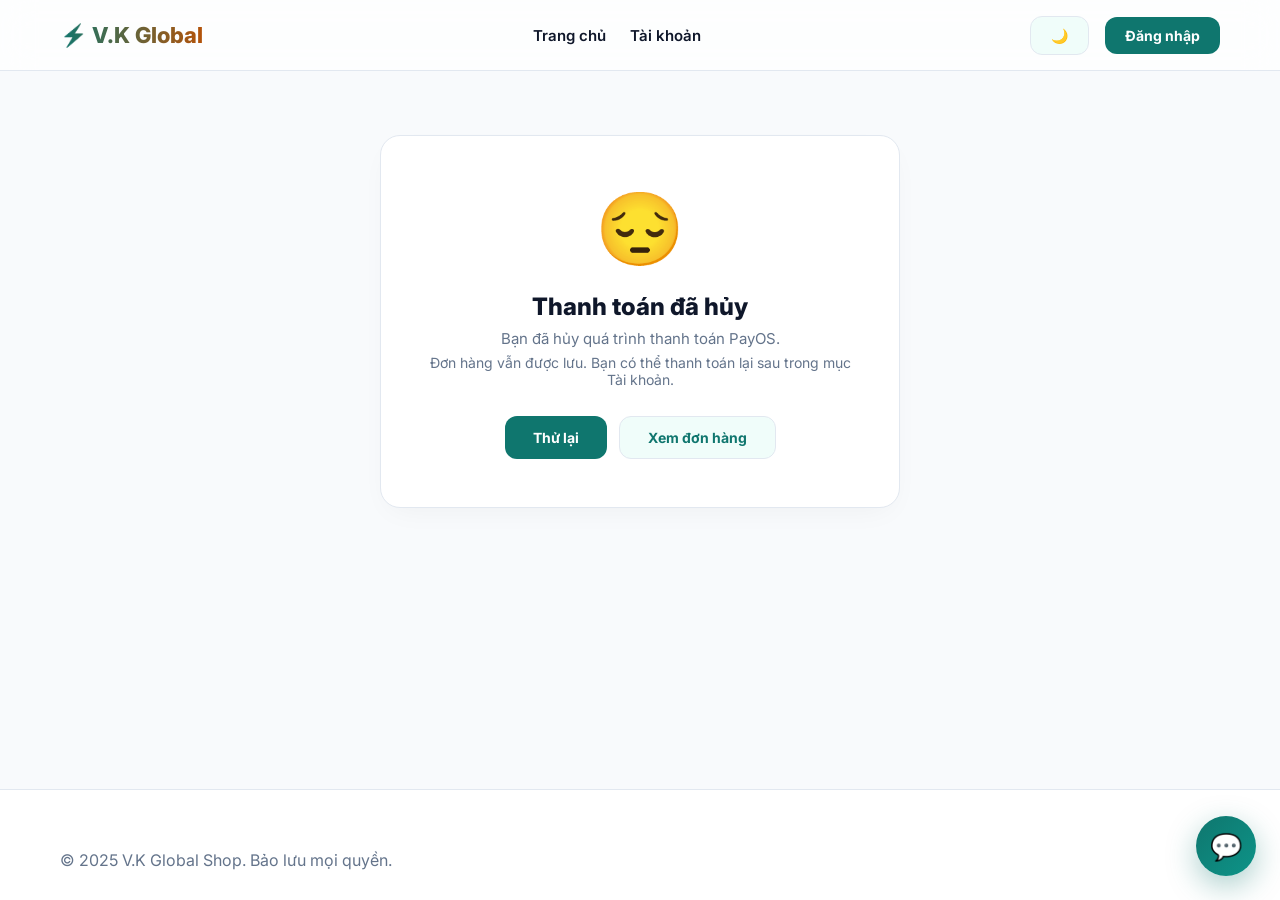
<file: vk-global-html/payment-cancel.html>
<!DOCTYPE html>
<html lang="vi">
<head>
  <meta charset="UTF-8">
  <meta name="viewport" content="width=device-width, initial-scale=1.0">
  <title>Thanh toán đã hủy - V.K Global Shop</title>
  <link rel="stylesheet" href="css/style.css">
  <link href="https://fonts.googleapis.com/css2?family=Inter:wght@400;500;600;700;800&display=swap" rel="stylesheet">
</head>
<body>

  <header>
    <div class="container nav-bar">
      <a href="index.html" class="logo">⚡ V.K Global</a>
      <nav class="nav-links">
        <a href="index.html">Trang chủ</a>
        <a href="account.html">Tài khoản</a>
      </nav>
      <div class="nav-actions">
        <button id="dark-toggle" class="btn btn-secondary">🌙</button>
        <div id="user-nav"></div>
      </div>
    </div>
  </header>

  <main class="checkout-page" style="min-height: 60vh; display: flex; align-items: center; justify-content: center;">
    <div class="card" style="max-width: 520px; width: 100%; padding: 48px 40px; text-align: center; border-radius: 20px;">
      <div style="font-size: 72px; margin-bottom: 20px;">😔</div>
      <h1 style="font-size: 24px; font-weight: 800; margin-bottom: 8px;">Thanh toán đã hủy</h1>
      <p style="color: var(--muted); font-size: 15px; margin-bottom: 6px;">Bạn đã hủy quá trình thanh toán PayOS.</p>
      <p style="color: var(--muted); font-size: 14px; margin-bottom: 28px;">Đơn hàng vẫn được lưu. Bạn có thể thanh toán lại sau trong mục Tài khoản.</p>
      <div style="display: flex; gap: 12px; justify-content: center; flex-wrap: wrap;">
        <a href="checkout.html" class="btn btn-primary" style="padding: 12px 28px;">Thử lại</a>
        <a href="account.html" class="btn btn-secondary" style="padding: 12px 28px;">Xem đơn hàng</a>
      </div>
    </div>
  </main>

  <footer>
    <div class="container">
      <p>© 2025 V.K Global Shop. Bảo lưu mọi quyền.</p>
    </div>
  </footer>

  <script src="js/services.js"></script>
  <script src="js/main.js"></script>
</body>
</html>
</file>
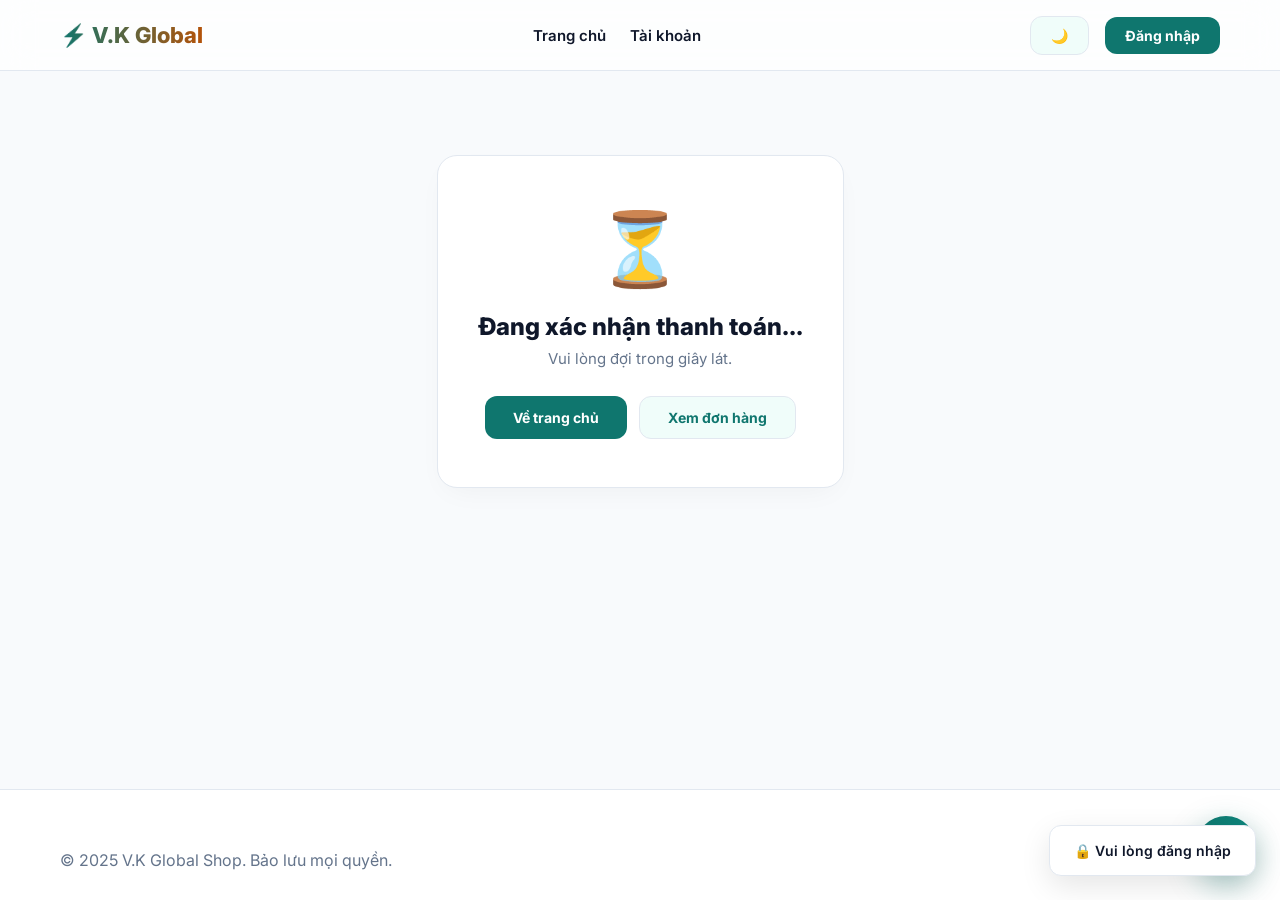
<file: vk-global-html/payment-success.html>
<!DOCTYPE html>
<html lang="vi">
<head>
  <meta charset="UTF-8">
  <meta name="viewport" content="width=device-width, initial-scale=1.0">
  <title>Thanh toán thành công - V.K Global Shop</title>
  <link rel="stylesheet" href="css/style.css">
  <link href="https://fonts.googleapis.com/css2?family=Inter:wght@400;500;600;700;800&display=swap" rel="stylesheet">
</head>
<body>

  <header>
    <div class="container nav-bar">
      <a href="index.html" class="logo">⚡ V.K Global</a>
      <nav class="nav-links">
        <a href="index.html">Trang chủ</a>
        <a href="account.html">Tài khoản</a>
      </nav>
      <div class="nav-actions">
        <button id="dark-toggle" class="btn btn-secondary">🌙</button>
        <div id="user-nav"></div>
      </div>
    </div>
  </header>

  <main class="checkout-page" style="min-height: 60vh; display: flex; align-items: center; justify-content: center;">
    <div class="card" style="max-width: 520px; width: 100%; padding: 48px 40px; text-align: center; border-radius: 20px;">
      <div id="status-icon" style="font-size: 72px; margin-bottom: 20px;">⏳</div>
      <h1 id="status-title" style="font-size: 24px; font-weight: 800; margin-bottom: 8px;">Đang xác nhận thanh toán...</h1>
      <p id="status-message" style="color: var(--muted); font-size: 15px; margin-bottom: 6px;">Vui lòng đợi trong giây lát.</p>
      <p id="order-info" style="color: var(--muted); font-size: 14px; margin-bottom: 28px;"></p>
      <div style="display: flex; gap: 12px; justify-content: center; flex-wrap: wrap;">
        <a href="index.html" class="btn btn-primary" style="padding: 12px 28px;">Về trang chủ</a>
        <a href="account.html" class="btn btn-secondary" style="padding: 12px 28px;">Xem đơn hàng</a>
      </div>
    </div>
  </main>

  <footer>
    <div class="container">
      <p>© 2025 V.K Global Shop. Bảo lưu mọi quyền.</p>
    </div>
  </footer>

  <script src="js/services.js"></script>
  <script src="js/main.js"></script>
  <script>
    const PAYMENT_LABELS = {
      paid: 'Đã thanh toán',
      pending: 'Đang chờ thanh toán',
      unpaid: 'Chưa thanh toán',
      failed: 'Thanh toán thất bại'
    };

    async function checkPaymentStatus() {
      const params = new URLSearchParams(window.location.search);
      const orderCode = params.get('orderCode');

      const user = authService.getCurrentUser();
      if (!user) {
        showToast('🔒 Vui lòng đăng nhập');
        setTimeout(() => window.location.href = 'account.html', 1500);
        return;
      }

      if (!orderCode) {
        showFailed('Không tìm thấy mã đơn hàng', 'Vui lòng kiểm tra lại liên kết.');
        return;
      }

      let attempts = 0;
      const maxAttempts = 5;

      async function poll() {
        attempts++;
        const result = await orderService.getPayOSStatus(orderCode);

        if (result.success && result.data) {
          const { payment_status, order_code, total_amount } = result.data;

          if (payment_status === 'paid') {
            document.getElementById('status-icon').textContent = '🎉';
            document.getElementById('status-title').textContent = 'Thanh toán thành công!';
            document.getElementById('status-message').textContent = 'Cảm ơn bạn đã thanh toán tại V.K Global.';
            document.getElementById('order-info').innerHTML =
              `Mã đơn hàng: <strong style="color: var(--brand);">${order_code}</strong><br>` +
              `Tổng tiền: <strong>${formatCurrency(total_amount)}</strong>`;
            return;
          }

          if (attempts < maxAttempts) {
            setTimeout(poll, 2000);
            return;
          }

          document.getElementById('status-icon').textContent = '⏳';
          document.getElementById('status-title').textContent = 'Đang chờ xác nhận';
          document.getElementById('status-message').textContent =
            'Thanh toán của bạn đang được xử lý. Trạng thái: ' + (PAYMENT_LABELS[payment_status] || payment_status);
          document.getElementById('order-info').innerHTML =
            `Mã đơn hàng: <strong style="color: var(--brand);">${order_code}</strong>`;
          return;
        }

        showFailed(result.message || 'Không thể xác nhận thanh toán', 'Vui lòng kiểm tra lại trong mục Đơn hàng.');
      }

      poll();
    }

    function showFailed(title, message) {
      document.getElementById('status-icon').textContent = '❌';
      document.getElementById('status-title').textContent = title;
      document.getElementById('status-message').textContent = message;
    }

    document.addEventListener('DOMContentLoaded', checkPaymentStatus);
  </script>
</body>
</html>
</file>
<file: vk-global-html/css/style.css>
/* Reset & Variables */
:root {
  --brand: #0f766e;
  --brand-hover: #0d5e55;
  --brand-light: #f0fdfa;
  --copper: #b45309;
  --signal: #dc2626;
  --limewire: #16a34a;
  --bg: #f8fafc;
  --panel: #ffffff;
  --ink: #0f172a;
  --muted: #64748b;
  --border: #e2e8f0;
  --radius: 16px;
  --shadow: 0 10px 30px -10px rgba(0, 0, 0, 0.05);
  --shadow-elevated: 0 20px 40px -15px rgba(15, 118, 110, 0.08);
  --glass: rgba(255, 255, 255, 0.75);
}

.dark {
  --bg: #090d16;
  --panel: #111827;
  --ink: #f8fafc;
  --muted: #94a3b8;
  --border: #1f2937;
  --brand-light: #112d2a;
  --glass: rgba(17, 24, 39, 0.75);
}

* {
  box-sizing: border-box;
  margin: 0;
  padding: 0;
  font-family: 'Inter', sans-serif;
  transition: background-color 0.3s, border-color 0.3s, color 0.3s;
}

body {
  background-color: var(--bg);
  color: var(--ink);
  min-height: 100vh;
  display: flex;
  flex-direction: column;
  overflow-x: hidden;
}

a {
  color: inherit;
  text-decoration: none;
}

/* Custom Scrollbar */
::-webkit-scrollbar {
  width: 8px;
}
::-webkit-scrollbar-track {
  background: var(--bg);
}
::-webkit-scrollbar-thumb {
  background: var(--border);
  border-radius: 4px;
}
::-webkit-scrollbar-thumb:hover {
  background: var(--muted);
}

/* Layout */
header {
  background: var(--glass);
  backdrop-filter: blur(16px);
  -webkit-backdrop-filter: blur(16px);
  border-bottom: 1px solid var(--border);
  position: sticky;
  top: 0;
  z-index: 100;
  transition: all 0.3s ease;
}

header.scrolled {
  padding: 5px 0;
  box-shadow: 0 10px 30px rgba(0, 0, 0, 0.05);
}

.container {
  max-width: 1200px;
  margin: 0 auto;
  padding: 0 20px;
}

.nav-bar {
  display: flex;
  align-items: center;
  justify-content: space-between;
  height: 70px;
}

.logo {
  font-size: 22px;
  font-weight: 800;
  color: var(--brand);
  display: flex;
  align-items: center;
  gap: 8px;
  background: linear-gradient(to right, var(--brand), var(--copper));
  -webkit-background-clip: text;
  -webkit-text-fill-color: transparent;
}

.nav-links {
  display: flex;
  gap: 24px;
  font-weight: 600;
  font-size: 15px;
}

.nav-links a {
  position: relative;
  padding: 6px 0;
}

.nav-links a::after {
  content: '';
  position: absolute;
  bottom: 0;
  left: 0;
  width: 0;
  height: 2px;
  background: var(--brand);
  transition: width 0.3s ease;
}

.nav-links a:hover::after,
.nav-links a.active::after {
  width: 100%;
}

.nav-links a:hover {
  color: var(--brand);
}

.nav-actions {
  display: flex;
  align-items: center;
  gap: 16px;
}

/* Buttons */
.btn {
  padding: 10px 20px;
  border-radius: 12px;
  font-weight: 700;
  font-size: 14px;
  cursor: pointer;
  border: none;
  display: inline-flex;
  align-items: center;
  gap: 8px;
  transition: all 0.3s cubic-bezier(0.4, 0, 0.2, 1);
}

.btn-primary {
  background: var(--brand);
  color: white;
}

.btn-primary:hover {
  background: var(--brand-hover);
  transform: translateY(-2px) scale(1.02);
  box-shadow: 0 8px 20px rgba(15, 118, 110, 0.25);
}

.btn-secondary {
  background: var(--brand-light);
  color: var(--brand);
  border: 1px solid var(--border);
}

.btn-secondary:hover {
  background: var(--border);
  transform: translateY(-2px);
}

/* Cards */
.grid {
  display: grid;
  grid-template-columns: repeat(auto-fill, minmax(280px, 1fr));
  gap: 24px;
  margin: 40px 0;
}

.card {
  background: var(--panel);
  border-radius: var(--radius);
  border: 1px solid var(--border);
  overflow: hidden;
  box-shadow: var(--shadow);
  transition: all 0.3s cubic-bezier(0.4, 0, 0.2, 1);
  position: relative;
}

.card:hover {
  transform: translateY(-8px);
  box-shadow: var(--shadow-elevated);
  border-color: var(--brand);
}

.card-img-wrapper {
  position: relative;
  overflow: hidden;
  height: 220px;
}

.card-img {
  width: 100%;
  height: 100%;
  object-fit: cover;
  transition: transform 0.5s ease;
}

.card:hover .card-img {
  transform: scale(1.08);
}

.card-body {
  padding: 20px;
}

.card-title {
  font-size: 18px;
  font-weight: 800;
  margin-bottom: 8px;
  line-height: 1.4;
}

.card-price {
  font-size: 20px;
  font-weight: 800;
  color: var(--brand);
}

.card-original-price {
  font-size: 14px;
  color: var(--muted);
  text-decoration: line-through;
  margin-left: 8px;
}

/* Badges */
.badge {
  position: absolute;
  top: 12px;
  left: 12px;
  background: var(--brand);
  color: white;
  padding: 4px 10px;
  border-radius: 20px;
  font-size: 11px;
  font-weight: 800;
  text-transform: uppercase;
  z-index: 10;
  box-shadow: 0 4px 10px rgba(0,0,0,0.1);
}

.badge-discount {
  background: var(--signal);
  left: auto;
  right: 12px;
}

/* Toast Notification */
.toast-container {
  position: fixed;
  bottom: 24px;
  right: 24px;
  z-index: 1000;
  display: flex;
  flex-direction: column;
  gap: 12px;
}

.toast {
  background: var(--panel);
  color: var(--ink);
  border-left: 4px solid var(--brand);
  padding: 16px 24px;
  border-radius: 12px;
  box-shadow: 0 10px 30px rgba(0,0,0,0.1);
  display: flex;
  align-items: center;
  gap: 12px;
  font-weight: 600;
  font-size: 14px;
  animation: slideIn 0.3s cubic-bezier(0.4, 0, 0.2, 1) forwards;
  border: 1px solid var(--border);
}

@keyframes slideIn {
  from { transform: translateX(100%); opacity: 0; }
  to { transform: translateX(0); opacity: 1; }
}

/* User Nav */
#user-nav { position: relative; }

.user-nav { position: relative; }

.user-nav-btn {
  display: flex;
  align-items: center;
  gap: 8px;
  padding: 6px 14px 6px 6px;
  border-radius: 100px;
  border: 1px solid var(--border);
  background: var(--panel);
  cursor: pointer;
  transition: all 0.2s;
}

.user-nav-btn:hover {
  border-color: var(--brand);
  box-shadow: 0 0 0 3px var(--brand-light);
}

.user-nav-avatar {
  width: 32px;
  height: 32px;
  border-radius: 50%;
  background: var(--brand);
  color: #fff;
  display: flex;
  align-items: center;
  justify-content: center;
  font-weight: 700;
  font-size: 13px;
  flex-shrink: 0;
}

.user-nav-name {
  font-size: 13px;
  font-weight: 700;
  color: var(--ink);
  max-width: 120px;
  overflow: hidden;
  text-overflow: ellipsis;
  white-space: nowrap;
}

.user-nav-arrow {
  font-size: 10px;
  color: var(--muted);
  transition: transform 0.2s;
}

.user-nav-btn.open .user-nav-arrow {
  transform: rotate(180deg);
}

.user-nav-dropdown {
  position: absolute;
  top: calc(100% + 8px);
  right: 0;
  min-width: 200px;
  background: var(--panel);
  border-radius: 14px;
  border: 1px solid var(--border);
  box-shadow: var(--shadow-elevated);
  padding: 6px;
  opacity: 0;
  visibility: hidden;
  transform: translateY(-8px);
  transition: all 0.2s;
  z-index: 200;
}

.user-nav-dropdown.open {
  opacity: 1;
  visibility: visible;
  transform: translateY(0);
}

.user-nav-dropdown a,
.user-nav-dropdown button {
  display: flex;
  align-items: center;
  gap: 10px;
  padding: 10px 14px;
  border-radius: 10px;
  font-size: 13px;
  font-weight: 600;
  color: var(--ink);
  text-decoration: none;
  width: 100%;
  border: none;
  background: none;
  cursor: pointer;
  transition: all 0.15s;
  font-family: inherit;
}

.user-nav-dropdown a:hover,
.user-nav-dropdown button:hover {
  background: var(--brand-light);
  color: var(--brand);
}

.user-nav-dropdown .divider {
  height: 1px;
  background: var(--border);
  margin: 4px 8px;
}

.user-nav-dropdown .danger:hover {
  background: #fef2f2;
  color: var(--signal);
}

/* Footer */
footer {
  background: var(--panel);
  border-top: 1px solid var(--border);
  padding: 60px 0 30px;
  margin-top: auto;
  color: var(--muted);
}

.footer-grid {
  display: grid;
  grid-template-columns: repeat(auto-fit, minmax(220px, 1fr));
  gap: 40px;
  margin-bottom: 40px;
}

.footer-col h4 {
  color: var(--ink);
  font-size: 16px;
  font-weight: 800;
  margin-bottom: 20px;
  text-transform: uppercase;
  letter-spacing: 1px;
}

.footer-col p, .footer-col a {
  font-size: 14px;
  line-height: 1.8;
  margin-bottom: 10px;
  display: block;
}

.footer-col a:hover {
  color: var(--brand);
}

.footer-bottom {
  border-top: 1px solid var(--border);
  padding-top: 30px;
  display: flex;
  justify-content: space-between;
  align-items: center;
  flex-wrap: wrap;
  gap: 20px;
}

/* Quick View Modal */
.modal {
  position: fixed;
  top: 0;
  left: 0;
  width: 100%;
  height: 100%;
  background: rgba(0,0,0,0.5);
  backdrop-filter: blur(8px);
  z-index: 1000;
  display: flex;
  align-items: center;
  justify-content: center;
  opacity: 0;
  pointer-events: none;
  transition: all 0.3s ease;
}

.modal.active {
  opacity: 1;
  pointer-events: auto;
}

#shippingModal,
#statusModal,
#deleteModal,
#productModal,
#projectModal,
#sliderModal,
#userModal,
#messageModal {
  z-index: 10050;
}

.modal-content {
  background: var(--panel);
  border-radius: 24px;
  width: 90%;
  max-width: 800px;
  max-height: 90vh;
  overflow-y: auto;
  position: relative;
  box-shadow: 0 25px 50px -12px rgba(0,0,0,0.25);
  transform: scale(0.9);
  transition: all 0.3s cubic-bezier(0.4, 0, 0.2, 1);
  border: 1px solid var(--border);
}

.modal.active .modal-content {
  transform: scale(1);
}

.modal-close {
  position: absolute;
  top: 20px;
  right: 20px;
  background: var(--border);
  border: none;
  width: 36px;
  height: 36px;
  border-radius: 50%;
  cursor: pointer;
  display: flex;
  align-items: center;
  justify-content: center;
  font-weight: bold;
  z-index: 10;
}

/* Chatbot Floating Button */
.chatbot-btn {
  position: fixed;
  bottom: 24px;
  right: 24px;
  width: 60px;
  height: 60px;
  border-radius: 50%;
  background: linear-gradient(135deg, var(--brand), #0d9488);
  color: white;
  border: none;
  cursor: pointer;
  box-shadow: 0 10px 30px rgba(15, 118, 110, 0.35);
  display: flex;
  align-items: center;
  justify-content: center;
  font-size: 26px;
  z-index: 999;
  transition: all 0.3s ease;
}

.chatbot-btn:hover {
  transform: scale(1.1) rotate(5deg);
  box-shadow: 0 15px 40px rgba(15, 118, 110, 0.45);
}

.chatbot-btn.has-unread::after {
  content: '';
  position: absolute;
  top: 0;
  right: 0;
  width: 14px;
  height: 14px;
  background: var(--signal);
  border-radius: 50%;
  border: 2px solid var(--panel);
}

.chatbot-window {
  position: fixed;
  bottom: 96px;
  right: 24px;
  width: 380px;
  height: 520px;
  background: var(--panel);
  border-radius: 20px;
  border: 1px solid var(--border);
  box-shadow: 0 20px 60px rgba(0,0,0,0.18);
  display: flex;
  flex-direction: column;
  overflow: hidden;
  z-index: 999;
  opacity: 0;
  transform: translateY(20px) scale(0.96);
  pointer-events: none;
  transition: all 0.3s cubic-bezier(0.4, 0, 0.2, 1);
}

.chatbot-window.active {
  opacity: 1;
  transform: translateY(0) scale(1);
  pointer-events: auto;
}

.chatbot-header {
  background: linear-gradient(135deg, var(--brand), #0d9488);
  color: white;
  padding: 16px 18px;
  font-weight: 800;
  display: flex;
  justify-content: space-between;
  align-items: center;
  flex-shrink: 0;
}

.chatbot-status-dot {
  display: inline-block;
  width: 8px;
  height: 8px;
  background: #4ade80;
  border-radius: 50%;
  animation: pulse-dot 2s infinite;
}

@keyframes pulse-dot {
  0%, 100% { opacity: 1; }
  50% { opacity: 0.4; }
}

.chatbot-messages {
  flex: 1;
  padding: 16px;
  overflow-y: auto;
  display: flex;
  flex-direction: column;
  gap: 10px;
  scroll-behavior: smooth;
}

.chatbot-messages::-webkit-scrollbar { width: 4px; }
.chatbot-messages::-webkit-scrollbar-thumb { background: var(--border); border-radius: 4px; }

.chat-msg {
  max-width: 85%;
  padding: 10px 14px;
  border-radius: 16px;
  font-size: 13px;
  line-height: 1.5;
  animation: msgIn 0.3s ease;
}

@keyframes msgIn {
  from { opacity: 0; transform: translateY(8px); }
  to { opacity: 1; transform: translateY(0); }
}

.chat-msg.bot {
  background: var(--brand-light);
  color: var(--ink);
  align-self: flex-start;
  border-bottom-left-radius: 4px;
  border: 1px solid var(--border);
}

.chat-msg.user {
  background: var(--brand);
  color: white;
  align-self: flex-end;
  border-bottom-right-radius: 4px;
}

.chat-msg.bot strong {
  color: var(--brand);
}

.chatbot-quick-replies {
  display: flex;
  flex-wrap: wrap;
  gap: 6px;
  padding: 10px 12px;
  border-top: 1px solid var(--border);
  background: var(--bg);
}

.chatbot-input-area {
  padding: 10px 12px;
  border-top: 1px solid var(--border);
  display: flex;
  gap: 8px;
  background: var(--panel);
  flex-shrink: 0;
}

.chatbot-input {
  flex: 1;
  padding: 10px 14px;
  border-radius: 12px;
  border: 1.5px solid var(--border);
  background: var(--bg);
  color: var(--ink);
  font-size: 13px;
  font-family: inherit;
  outline: none;
  transition: border-color 0.2s;
}

.chatbot-input:focus {
  border-color: var(--brand);
}

/* Rating Stars */
.stars {
  color: #fbbf24;
  display: flex;
  gap: 2px;
  font-size: 14px;
}
/* Hero Showcase Swiper & Glow Effects */
@keyframes floatGlow {
  0%, 100% { transform: translateY(0) scale(1); opacity: 0.8; }
  50% { transform: translateY(-20px) scale(1.1); opacity: 1; }
}

.hero-swiper .swiper-wrapper {
  transition-timing-function: linear !important;
}

.showcase-card {
  position: relative;
  height: 280px;
  border-radius: 20px;
  overflow: hidden;
  background: var(--panel);
  border: 1px solid var(--border);
  box-shadow: var(--shadow);
  transition: all 0.4s cubic-bezier(0.16, 1, 0.3, 1);
  cursor: pointer;
  display: flex;
  flex-direction: column;
  justify-content: flex-end;
  padding: 24px;
  text-align: left;
  transform: scale(0.95) translateY(15px);
  opacity: 0;
  filter: blur(5px);
  animation: showcaseLoad 0.8s cubic-bezier(0.16, 1, 0.3, 1) forwards;
}

@keyframes showcaseLoad {
  to {
    transform: scale(1) translateY(0);
    opacity: 1;
    filter: blur(0);
  }
}

.showcase-card img {
  position: absolute;
  top: 0;
  left: 0;
  width: 100%;
  height: 100%;
  object-fit: cover;
  transition: transform 0.6s cubic-bezier(0.16, 1, 0.3, 1);
  z-index: 1;
}

.showcase-overlay {
  position: absolute;
  top: 0;
  left: 0;
  width: 100%;
  height: 100%;
  background: linear-gradient(to top, rgba(15, 23, 42, 0.9) 0%, rgba(15, 23, 42, 0.4) 60%, transparent 100%);
  z-index: 2;
  transition: opacity 0.4s ease;
}

.showcase-content {
  position: relative;
  z-index: 3;
  color: #ffffff;
}

.showcase-icon {
  font-size: 24px;
  margin-bottom: 12px;
  transform: translateY(5px);
  transition: transform 0.4s cubic-bezier(0.16, 1, 0.3, 1);
}

.showcase-card h3 {
  font-size: 18px;
  font-weight: 800;
  margin-bottom: 6px;
  color: #ffffff;
}

.showcase-card p {
  font-size: 13px;
  color: rgba(255, 255, 255, 0.8);
  line-height: 1.4;
}

/* Hover Effects */
.showcase-card:hover {
  transform: scale(1.05);
  box-shadow: 0 20px 40px rgba(15, 118, 110, 0.25);
  border-color: #06b6d4;
}

.showcase-card:hover img {
  transform: scale(1.1);
}

.showcase-card:hover .showcase-icon {
  transform: translateY(0) scale(1.1);
}

/* Typing Indicator */
.typing-indicator {
  display: flex;
  align-items: center;
  gap: 4px;
  padding: 4px 0;
}
.typing-indicator span {
  width: 6px;
  height: 6px;
  background: var(--brand);
  border-radius: 50%;
  display: inline-block;
  animation: typingBounce 1.4s infinite ease-in-out both;
}
.typing-indicator span:nth-child(1) {
  animation-delay: -0.32s;
}
.typing-indicator span:nth-child(2) {
  animation-delay: -0.16s;
}
@keyframes typingBounce {
  0%, 80%, 100% { transform: scale(0); }
  40% { transform: scale(1); }
}

/* Chip Button */
.chip {
  background: var(--brand-light);
  color: var(--brand);
  border: 1px solid var(--border);
  padding: 6px 12px;
  border-radius: 20px;
  font-size: 12px;
  font-weight: 700;
  cursor: pointer;
  transition: all 0.2s ease;
}
.chip:hover {
  background: var(--brand);
  color: white;
  transform: translateY(-1px);
}
.tech-grid {
  display: grid;
  grid-template-columns: repeat(auto-fit, minmax(300px, 1fr));
  gap: 24px;
  margin-top: 40px;
}

.tech-card {
  background: var(--glass);
  backdrop-filter: blur(12px);
  -webkit-backdrop-filter: blur(12px);
  border: 1px solid var(--border);
  border-radius: 20px;
  padding: 32px;
  text-align: left;
  box-shadow: var(--shadow);
  transition: all 0.4s cubic-bezier(0.16, 1, 0.3, 1);
  position: relative;
  overflow: hidden;
}

.tech-icon {
  font-size: 36px;
  margin-bottom: 20px;
  display: inline-block;
  transition: transform 0.4s cubic-bezier(0.16, 1, 0.3, 1);
}

.tech-card h3 {
  font-size: 18px;
  font-weight: 800;
  margin-bottom: 12px;
  color: var(--ink);
}

.tech-card p {
  font-size: 14px;
  color: var(--muted);
  line-height: 1.6;
}

/* Tech Card Hover Effects */
.tech-card:hover {
  transform: translateY(-8px);
  box-shadow: 0 20px 40px rgba(15, 118, 110, 0.15);
  border-color: #06b6d4;
}

.tech-card:hover .tech-icon {
  transform: rotate(15deg) scale(1.1);
}

/* =============================================
   CHECKOUT PAGE
   ============================================= */
.checkout-page {
  max-width: 1200px;
  margin: 0 auto;
  padding: 40px 24px 80px;
}

.checkout-header {
  margin-bottom: 36px;
}

.checkout-back {
  display: inline-flex;
  align-items: center;
  gap: 6px;
  font-size: 13px;
  font-weight: 600;
  color: var(--muted);
  text-decoration: none;
  margin-bottom: 12px;
  transition: color 0.2s;
}

.checkout-back:hover { color: var(--brand); }

.checkout-title {
  font-size: 32px;
  font-weight: 800;
  color: var(--ink);
  letter-spacing: -0.5px;
  line-height: 1.2;
}

.checkout-subtitle {
  font-size: 15px;
  color: var(--muted);
  margin-top: 6px;
}

/* Two-column layout */
.checkout-layout {
  display: grid;
  grid-template-columns: 1fr 380px;
  gap: 32px;
  align-items: start;
}

/* ===== LEFT: Form Sections ===== */
.checkout-form {
  display: flex;
  flex-direction: column;
  gap: 20px;
}

.checkout-section {
  background: var(--panel);
  border: 1px solid var(--border);
  border-radius: 20px;
  overflow: hidden;
  box-shadow: var(--shadow);
  transition: box-shadow 0.3s;
}

.checkout-section:focus-within {
  box-shadow: 0 0 0 1px var(--brand), var(--shadow-elevated);
}

.checkout-section-header {
  display: flex;
  align-items: flex-start;
  gap: 14px;
  padding: 20px 24px;
  border-bottom: 1px solid var(--border);
  background: var(--bg);
}

.checkout-section-icon {
  width: 40px;
  height: 40px;
  border-radius: 12px;
  background: var(--brand-light);
  display: flex;
  align-items: center;
  justify-content: center;
  font-size: 20px;
  flex-shrink: 0;
}

.checkout-section-header h3 {
  font-size: 16px;
  font-weight: 700;
  color: var(--ink);
}

.checkout-section-header p {
  font-size: 12px;
  color: var(--muted);
  margin-top: 2px;
}

.checkout-section-body {
  padding: 20px 24px;
}

/* Checkout form fields */
.checkout-field-row {
  display: grid;
  grid-template-columns: 1fr 1fr;
  gap: 14px;
}

.checkout-field {
  margin-bottom: 16px;
}

.checkout-field:last-child { margin-bottom: 0; }

.checkout-label {
  display: block;
  font-size: 12px;
  font-weight: 700;
  color: var(--ink);
  margin-bottom: 6px;
}

.checkout-label .required {
  color: var(--signal);
}

.checkout-input {
  width: 100%;
  padding: 12px 16px;
  border-radius: 12px;
  border: 1.5px solid var(--border);
  background: var(--bg);
  color: var(--ink);
  font-size: 14px;
  font-weight: 500;
  font-family: inherit;
  outline: none;
  transition: all 0.2s ease;
}

.checkout-input:focus {
  border-color: var(--brand);
  box-shadow: 0 0 0 3px rgba(15,118,110,0.1);
  background: var(--panel);
}

.checkout-input::placeholder {
  color: var(--muted);
  opacity: 0.5;
  font-weight: 400;
}

.checkout-textarea {
  resize: vertical;
  min-height: 70px;
  line-height: 1.6;
}

/* ===== Cart items in review ===== */
.co-item {
  display: flex;
  align-items: center;
  gap: 16px;
  padding: 14px 0;
  border-bottom: 1px solid var(--border);
}

.co-item:last-child { border-bottom: none; }

.co-item-img {
  width: 60px;
  height: 60px;
  border-radius: 12px;
  object-fit: cover;
  flex-shrink: 0;
  background: var(--bg);
}

.co-item-info {
  flex: 1;
  min-width: 0;
}

.co-item-name {
  font-size: 14px;
  font-weight: 700;
  color: var(--ink);
  line-height: 1.3;
}

.co-item-meta {
  font-size: 12px;
  color: var(--muted);
  margin-top: 3px;
}

.co-item-total {
  font-size: 15px;
  font-weight: 800;
  color: var(--brand);
  white-space: nowrap;
}

/* ===== Payment Methods ===== */
.payment-methods {
  display: flex;
  flex-direction: column;
  gap: 10px;
}

.payment-method {
  cursor: pointer;
}

.payment-method input {
  position: absolute;
  opacity: 0;
  width: 0;
  height: 0;
}

.payment-method-content {
  display: flex;
  align-items: center;
  justify-content: space-between;
  padding: 16px 18px;
  border: 2px solid var(--border);
  border-radius: 14px;
  transition: all 0.25s ease;
  gap: 12px;
}

.payment-method input:checked + .payment-method-content {
  border-color: var(--brand);
  background: var(--brand-light);
  box-shadow: 0 0 0 4px rgba(15,118,110,0.08);
}

.payment-method-left {
  display: flex;
  align-items: center;
  gap: 14px;
}

.payment-method-icon {
  width: 44px;
  height: 44px;
  border-radius: 12px;
  background: var(--panel);
  display: flex;
  align-items: center;
  justify-content: center;
  font-size: 22px;
  flex-shrink: 0;
  border: 1px solid var(--border);
}

.payment-method-content strong {
  display: block;
  font-size: 14px;
  color: var(--ink);
  margin-bottom: 2px;
}

.payment-method-desc {
  display: block;
  font-size: 12px;
  color: var(--muted);
}

.payment-checkmark {
  width: 24px;
  height: 24px;
  border-radius: 50%;
  background: var(--border);
  color: transparent;
  display: flex;
  align-items: center;
  justify-content: center;
  font-size: 12px;
  font-weight: 700;
  flex-shrink: 0;
  transition: all 0.25s ease;
}

.payment-method input:checked + .payment-method-content .payment-checkmark {
  background: var(--brand);
  color: #fff;
}

/* Bank info panel */
.bank-info {
  margin-top: 16px;
  padding: 18px 20px;
  background: var(--bg);
  border-radius: 14px;
  border: 1px dashed var(--border);
  display: none;
}

.bank-info.visible { display: block; }

.bank-info-header {
  font-size: 13px;
  font-weight: 700;
  color: var(--ink);
  margin-bottom: 12px;
}

.bank-info-row {
  display: flex;
  justify-content: space-between;
  padding: 6px 0;
  font-size: 13px;
}

.bank-info-label {
  color: var(--muted);
  font-weight: 500;
}

.bank-info-value {
  color: var(--ink);
  font-weight: 700;
}

/* ===== RIGHT: Summary Sidebar ===== */
.checkout-summary {
  position: sticky;
  top: 80px;
}

.checkout-summary-sticky {
  background: var(--panel);
  border: 1px solid var(--border);
  border-radius: 20px;
  padding: 24px;
  box-shadow: var(--shadow-elevated);
}

.checkout-summary-header {
  display: flex;
  align-items: center;
  justify-content: space-between;
  margin-bottom: 20px;
}

.checkout-summary-header h3 {
  font-size: 18px;
  font-weight: 800;
  color: var(--ink);
}

.checkout-summary-count {
  width: 26px;
  height: 26px;
  border-radius: 50%;
  background: var(--brand-light);
  color: var(--brand);
  font-size: 12px;
  font-weight: 800;
  display: flex;
  align-items: center;
  justify-content: center;
}

/* Summary items */
.checkout-summary-items {
  max-height: 300px;
  overflow-y: auto;
  margin-bottom: 16px;
  padding-bottom: 16px;
  border-bottom: 1px solid var(--border);
}

.co-summary-item {
  display: flex;
  align-items: center;
  gap: 12px;
  padding: 8px 0;
}

.co-summary-item img {
  width: 44px;
  height: 44px;
  border-radius: 10px;
  object-fit: cover;
  flex-shrink: 0;
  background: var(--bg);
}

.co-summary-item-info {
  flex: 1;
  min-width: 0;
}

.co-summary-item-name {
  font-size: 12px;
  font-weight: 600;
  color: var(--ink);
  line-height: 1.3;
  white-space: nowrap;
  overflow: hidden;
  text-overflow: ellipsis;
}

.co-summary-item-qty {
  font-size: 11px;
  color: var(--muted);
  margin-top: 1px;
}

.co-summary-item-price {
  font-size: 13px;
  font-weight: 700;
  color: var(--ink);
  white-space: nowrap;
}

/* Summary totals */
.checkout-summary-totals {
  margin-bottom: 16px;
}

.checkout-summary-row {
  display: flex;
  justify-content: space-between;
  align-items: center;
  padding: 6px 0;
  font-size: 14px;
  color: var(--muted);
}

.checkout-summary-row span:last-child {
  font-weight: 700;
  color: var(--ink);
}

.checkout-summary-row-discount {
  display: none;
}

.checkout-summary-row-discount span:last-child {
  color: var(--limewire);
}

.checkout-summary-divider {
  height: 1px;
  background: var(--border);
  margin: 8px 0;
}

.checkout-summary-row-total {
  font-size: 16px;
}

.checkout-summary-row-total span:first-child {
  font-weight: 800;
  color: var(--ink);
}

.checkout-summary-row-total span:last-child {
  font-size: 20px;
  color: var(--brand);
}

.checkout-summary-extra {
  display: flex;
  flex-direction: column;
  gap: 8px;
  margin-bottom: 20px;
}

.checkout-extra-item {
  font-size: 12px;
  color: var(--muted);
  display: flex;
  align-items: center;
  gap: 8px;
  line-height: 1.4;
}

/* Submit button in sidebar */
.checkout-submit {
  width: 100%;
  justify-content: center;
  padding: 16px 24px;
  font-size: 16px;
  border-radius: 14px;
}

.checkout-submit:hover {
  transform: translateY(-2px);
  box-shadow: 0 12px 30px rgba(15,118,110,0.3);
}

.checkout-submit:disabled {
  opacity: 0.7;
  cursor: not-allowed;
  transform: none !important;
}

/* Mobile submit (hidden on desktop) */
.checkout-submit-mobile {
  display: none;
  justify-content: space-between;
  align-items: center;
  width: 100%;
  padding: 16px 24px;
  font-size: 16px;
  border-radius: 14px;
  margin-top: 10px;
}

.checkout-submit-mobile:disabled {
  opacity: 0.7;
  cursor: not-allowed;
}

/* ===== Responsive ===== */
@media (max-width: 900px) {
  .checkout-layout {
    grid-template-columns: 1fr;
  }

  .checkout-summary {
    position: static;
  }

  .checkout-summary-sticky {
    position: fixed;
    bottom: 0;
    left: 0;
    right: 0;
    z-index: 100;
    border-radius: 20px 20px 0 0;
    padding: 16px 20px;
    box-shadow: 0 -4px 30px rgba(0,0,0,0.1);
    max-height: 60vh;
    overflow-y: auto;
    transform: translateY(calc(100% - 60px));
    transition: transform 0.4s cubic-bezier(0.4, 0, 0.2, 1);
  }

  .checkout-summary-sticky.expanded {
    transform: translateY(0);
  }

  .checkout-summary-header {
    cursor: pointer;
    margin-bottom: 12px;
    position: relative;
  }

  .checkout-summary-header::after {
    content: '▲';
    font-size: 10px;
    color: var(--muted);
    transition: transform 0.3s;
  }

  .checkout-summary-sticky.expanded .checkout-summary-header::after {
    transform: rotate(180deg);
  }

  .checkout-submit {
    display: none;
  }

  .checkout-submit-mobile {
    display: flex;
  }

  .checkout-title {
    font-size: 26px;
  }

  .checkout-page {
    padding: 24px 16px 200px;
  }
}

@media (max-width: 480px) {
  .checkout-field-row {
    grid-template-columns: 1fr;
  }

  .checkout-section-body {
    padding: 16px;
  }

  .checkout-section-header {
    padding: 16px;
  }

  .co-item-img {
    width: 48px;
    height: 48px;
  }

  .payment-method-content {
    padding: 12px 14px;
  }

  .payment-method-icon {
    width: 36px;
    height: 36px;
    font-size: 18px;
  }

  .checkout-title {
    font-size: 22px;
  }
}

/* =============================================
   PROJECT DETAIL MODAL
   ============================================= */
.pd-modal {
  max-width: 800px;
  padding: 0;
  overflow: hidden;
  border-radius: 20px;
}

.pd-layout {
  display: flex;
  min-height: 400px;
}

.pd-image-wrap {
  width: 45%;
  position: relative;
  background: var(--bg);
  display: flex;
  align-items: center;
  justify-content: center;
  overflow: hidden;
  flex-shrink: 0;
}

.pd-image {
  width: 100%;
  height: 100%;
  object-fit: cover;
  position: absolute;
  inset: 0;
}

.pd-badge {
  position: absolute;
  top: 16px;
  left: 16px;
  background: rgba(0,0,0,0.65);
  backdrop-filter: blur(8px);
  color: #fff;
  padding: 6px 14px;
  border-radius: 100px;
  font-size: 11px;
  font-weight: 700;
  letter-spacing: 0.3px;
  text-transform: uppercase;
}

.pd-info {
  flex: 1;
  padding: 36px;
  display: flex;
  flex-direction: column;
  gap: 20px;
  overflow-y: auto;
}

.pd-title {
  font-size: 24px;
  font-weight: 800;
  color: var(--ink);
  line-height: 1.3;
  letter-spacing: -0.3px;
}

.pd-desc {
  font-size: 14px;
  color: var(--muted);
  line-height: 1.7;
  margin: 0;
}

.pd-progress-section {
  background: var(--bg);
  border-radius: 12px;
  padding: 16px;
}

.pd-progress-header {
  display: flex;
  justify-content: space-between;
  align-items: center;
  margin-bottom: 10px;
}

.pd-progress-label {
  font-size: 12px;
  font-weight: 700;
  color: var(--muted);
  text-transform: uppercase;
  letter-spacing: 0.3px;
}

.pd-progress-value {
  font-size: 16px;
  font-weight: 800;
  color: var(--brand);
}

.pd-progress-track {
  height: 8px;
  background: var(--border);
  border-radius: 4px;
  overflow: hidden;
}

.pd-progress-bar {
  height: 100%;
  background: linear-gradient(90deg, var(--brand), #34d399);
  border-radius: 4px;
  transition: width 0.6s ease;
}

.pd-status-row {
  display: inline-flex;
  align-items: center;
  gap: 8px;
  padding: 8px 16px;
  background: var(--brand-light);
  border-radius: 100px;
  font-size: 13px;
  font-weight: 700;
  color: var(--ink);
  align-self: flex-start;
}

.pd-status-dot {
  width: 8px;
  height: 8px;
  border-radius: 50%;
  flex-shrink: 0;
  animation: pdPulse 2s infinite;
}

@keyframes pdPulse {
  0%, 100% { opacity: 1; }
  50% { opacity: 0.4; }
}

.pd-tech-section {
  border-top: 1px solid var(--border);
  padding-top: 16px;
}

.pd-tech-title {
  font-size: 12px;
  font-weight: 700;
  color: var(--muted);
  text-transform: uppercase;
  letter-spacing: 0.3px;
  margin-bottom: 10px;
}

.pd-tech-list {
  display: flex;
  flex-wrap: wrap;
  gap: 8px;
}

.pd-tech-tag {
  padding: 6px 14px;
  background: var(--bg);
  border: 1px solid var(--border);
  border-radius: 100px;
  font-size: 12px;
  font-weight: 600;
  color: var(--ink);
  transition: all 0.2s;
}

.pd-tech-tag:hover {
  border-color: var(--brand);
  color: var(--brand);
  background: var(--brand-light);
}

@media (max-width: 768px) {
  .pd-layout {
    flex-direction: column;
  }
  .pd-image-wrap {
    width: 100%;
    height: 240px;
    flex-shrink: 0;
  }
  .pd-image {
    position: relative;
  }
  .pd-info {
    padding: 24px;
  }
  .pd-title {
    font-size: 20px;
  }
}

/* Projects arrow navigation */
.pj-arrow {
  position: absolute;
  top: 50%;
  transform: translateY(-50%);
  z-index: 3;
  width: 40px;
  height: 40px;
  border-radius: 50%;
  border: 1px solid var(--border);
  background: #fff;
  color: #0f172a;
  font-size: 22px;
  cursor: pointer;
  display: flex;
  align-items: center;
  justify-content: center;
  transition: all 0.2s;
  box-shadow: 0 2px 8px rgba(0,0,0,0.06);
  line-height: 1;
}
.pj-arrow:hover {
  background: var(--brand);
  color: #fff;
  border-color: var(--brand);
  box-shadow: 0 4px 16px rgba(20,184,166,0.3);
}
.pj-arrow-left { left: -20px; }
.pj-arrow-right { right: -20px; }
</file>
